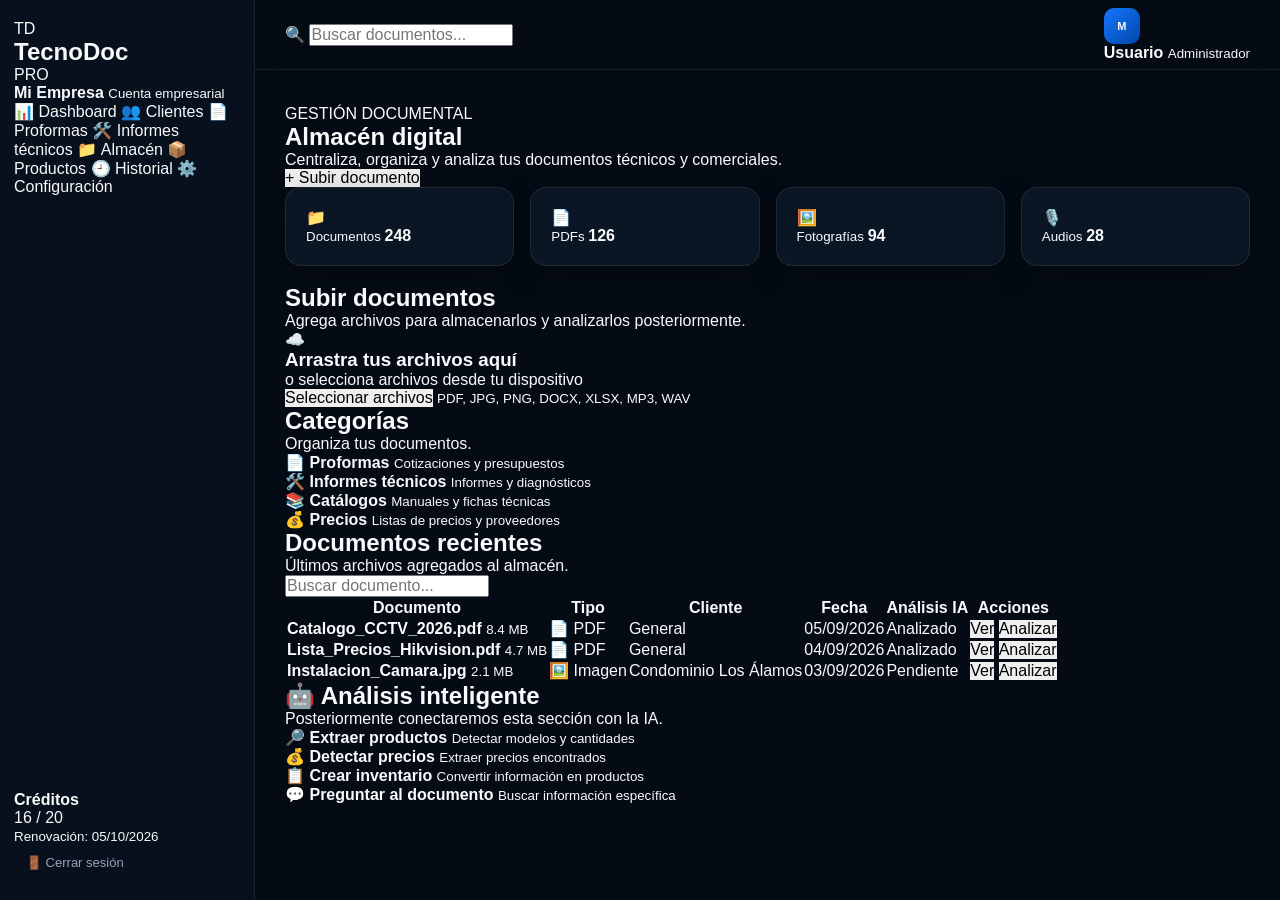
<file: almacen.html>
<!DOCTYPE html>
<html lang="es">
<head>
    <meta charset="UTF-8">
    <meta name="viewport" content="width=device-width, initial-scale=1.0">

    <title>TecnoDoc Pro - Almacén</title>

    <link rel="stylesheet" href="css/style.css">
</head>

<body>

    <!-- BARRA LATERAL -->
    <aside class="sidebar" id="sidebar">

        <div class="sidebar-header">

            <div class="logo-icon">
                TD
            </div>

            <div>
                <h2>TecnoDoc</h2>
                <span>PRO</span>
            </div>

        </div>


        <div class="company-card">

            <strong>
                Mi Empresa
            </strong>

            <small>
                Cuenta empresarial
            </small>

        </div>


        <nav class="sidebar-nav">

            <a href="dashboard.html">
                📊
                <span>Dashboard</span>
            </a>

            <a href="clientes.html">
                👥
                <span>Clientes</span>
            </a>

            <a href="proformas.html">
                📄
                <span>Proformas</span>
            </a>

            <a href="informes.html">
                🛠️
                <span>Informes técnicos</span>
            </a>

            <a href="almacen.html" class="active">
                📁
                <span>Almacén</span>
            </a>

            <a href="productos.html">
                📦
                <span>Productos</span>
            </a>

            <a href="#">
                🕘
                <span>Historial</span>
            </a>

            <a href="configuracion.html">
                ⚙️
                <span>Configuración</span>
            </a>

        </nav>


        <div class="credits-box">

            <strong>
                Créditos
            </strong>

            <div class="credit-number">
                16 / 20
            </div>

            <div class="credit-bar">

                <div class="credit-progress"></div>

            </div>

            <small>
                Renovación: 05/10/2026
            </small>

        </div>


        <button
            class="logout-button"
            id="logoutButton"
        >
            🚪 Cerrar sesión
        </button>

    </aside>


    <!-- CONTENIDO PRINCIPAL -->
    <main class="main-content">


        <!-- TOPBAR -->
        <header class="topbar">

            <button
                id="menuToggle"
                class="menu-toggle"
            >
                ☰
            </button>


            <div class="search-box">

                🔍

                <input
                    type="text"
                    id="globalSearch"
                    placeholder="Buscar documentos..."
                >

            </div>


            <div class="user-profile">

                <div class="user-avatar">
                    M
                </div>

                <div>

                    <strong>
                        Usuario
                    </strong>

                    <small>
                        Administrador
                    </small>

                </div>

            </div>

        </header>


        <!-- CONTENIDO -->
        <section class="dashboard-content">


            <!-- ENCABEZADO -->
            <div class="page-header">

                <div>

                    <span class="page-label">
                        GESTIÓN DOCUMENTAL
                    </span>

                    <h1>
                        Almacén digital
                    </h1>

                    <p>
                        Centraliza, organiza y analiza tus documentos técnicos y comerciales.
                    </p>

                </div>


                <button
                    class="primary-button"
                    id="uploadDocumentButton"
                >
                    + Subir documento
                </button>

            </div>


            <!-- ESTADÍSTICAS -->
            <div class="stats-grid">


                <div class="stat-card">

                    <span>
                        📁
                    </span>

                    <div>

                        <small>
                            Documentos
                        </small>

                        <strong>
                            248
                        </strong>

                    </div>

                </div>


                <div class="stat-card">

                    <span>
                        📄
                    </span>

                    <div>

                        <small>
                            PDFs
                        </small>

                        <strong>
                            126
                        </strong>

                    </div>

                </div>


                <div class="stat-card">

                    <span>
                        🖼️
                    </span>

                    <div>

                        <small>
                            Fotografías
                        </small>

                        <strong>
                            94
                        </strong>

                    </div>

                </div>


                <div class="stat-card">

                    <span>
                        🎙️
                    </span>

                    <div>

                        <small>
                            Audios
                        </small>

                        <strong>
                            28
                        </strong>

                    </div>

                </div>

            </div>


            <!-- ZONA DE SUBIDA -->
            <div class="content-card">


                <div class="card-header">

                    <div>

                        <h2>
                            Subir documentos
                        </h2>

                        <p>
                            Agrega archivos para almacenarlos y analizarlos posteriormente.
                        </p>

                    </div>

                </div>


                <div class="upload-zone">

                    <div class="upload-icon">
                        ☁️
                    </div>


                    <h3>
                        Arrastra tus archivos aquí
                    </h3>


                    <p>
                        o selecciona archivos desde tu dispositivo
                    </p>


                    <button
                        class="primary-button"
                        id="selectFilesButton"
                    >
                        Seleccionar archivos
                    </button>


                    <small>
                        PDF, JPG, PNG, DOCX, XLSX, MP3, WAV
                    </small>

                </div>

            </div>


            <!-- CATEGORÍAS -->
            <div class="content-card">


                <div class="card-header">

                    <div>

                        <h2>
                            Categorías
                        </h2>

                        <p>
                            Organiza tus documentos.
                        </p>

                    </div>

                </div>


                <div class="quick-actions">


                    <div class="quick-card">

                        <span>
                            📄
                        </span>

                        <strong>
                            Proformas
                        </strong>

                        <small>
                            Cotizaciones y presupuestos
                        </small>

                    </div>


                    <div class="quick-card">

                        <span>
                            🛠️
                        </span>

                        <strong>
                            Informes técnicos
                        </strong>

                        <small>
                            Informes y diagnósticos
                        </small>

                    </div>


                    <div class="quick-card">

                        <span>
                            📚
                        </span>

                        <strong>
                            Catálogos
                        </strong>

                        <small>
                            Manuales y fichas técnicas
                        </small>

                    </div>


                    <div class="quick-card">

                        <span>
                            💰
                        </span>

                        <strong>
                            Precios
                        </strong>

                        <small>
                            Listas de precios y proveedores
                        </small>

                    </div>

                </div>

            </div>


            <!-- DOCUMENTOS RECIENTES -->
            <div class="content-card">


                <div class="card-header">

                    <div>

                        <h2>
                            Documentos recientes
                        </h2>

                        <p>
                            Últimos archivos agregados al almacén.
                        </p>

                    </div>


                    <input
                        type="text"
                        class="table-search"
                        placeholder="Buscar documento..."
                    >

                </div>


                <div class="table-container">

                    <table>

                        <thead>

                            <tr>

                                <th>
                                    Documento
                                </th>

                                <th>
                                    Tipo
                                </th>

                                <th>
                                    Cliente
                                </th>

                                <th>
                                    Fecha
                                </th>

                                <th>
                                    Análisis IA
                                </th>

                                <th>
                                    Acciones
                                </th>

                            </tr>

                        </thead>


                        <tbody>


                            <tr>

                                <td>

                                    <strong>
                                        Catalogo_CCTV_2026.pdf
                                    </strong>

                                    <small>
                                        8.4 MB
                                    </small>

                                </td>


                                <td>
                                    📄 PDF
                                </td>


                                <td>
                                    General
                                </td>


                                <td>
                                    05/09/2026
                                </td>


                                <td>

                                    <span class="status-badge">
                                        Analizado
                                    </span>

                                </td>


                                <td>

                                    <button class="table-button">
                                        Ver
                                    </button>

                                    <button class="table-button">
                                        Analizar
                                    </button>

                                </td>

                            </tr>


                            <tr>

                                <td>

                                    <strong>
                                        Lista_Precios_Hikvision.pdf
                                    </strong>

                                    <small>
                                        4.7 MB
                                    </small>

                                </td>


                                <td>
                                    📄 PDF
                                </td>


                                <td>
                                    General
                                </td>


                                <td>
                                    04/09/2026
                                </td>


                                <td>

                                    <span class="status-badge">
                                        Analizado
                                    </span>

                                </td>


                                <td>

                                    <button class="table-button">
                                        Ver
                                    </button>

                                    <button class="table-button">
                                        Analizar
                                    </button>

                                </td>

                            </tr>


                            <tr>

                                <td>

                                    <strong>
                                        Instalacion_Camara.jpg
                                    </strong>

                                    <small>
                                        2.1 MB
                                    </small>

                                </td>


                                <td>
                                    🖼️ Imagen
                                </td>


                                <td>
                                    Condominio Los Álamos
                                </td>


                                <td>
                                    03/09/2026
                                </td>


                                <td>

                                    <span class="status-badge">
                                        Pendiente
                                    </span>

                                </td>


                                <td>

                                    <button class="table-button">
                                        Ver
                                    </button>

                                    <button class="table-button">
                                        Analizar
                                    </button>

                                </td>

                            </tr>


                        </tbody>

                    </table>

                </div>

            </div>


            <!-- FUNCIÓN IA -->
            <div class="content-card">


                <div class="card-header">

                    <div>

                        <h2>
                            🤖 Análisis inteligente
                        </h2>

                        <p>
                            Posteriormente conectaremos esta sección con la IA.
                        </p>

                    </div>

                </div>


                <div class="quick-actions">


                    <div class="quick-card">

                        <span>
                            🔎
                        </span>

                        <strong>
                            Extraer productos
                        </strong>

                        <small>
                            Detectar modelos y cantidades
                        </small>

                    </div>


                    <div class="quick-card">

                        <span>
                            💰
                        </span>

                        <strong>
                            Detectar precios
                        </strong>

                        <small>
                            Extraer precios encontrados
                        </small>

                    </div>


                    <div class="quick-card">

                        <span>
                            📋
                        </span>

                        <strong>
                            Crear inventario
                        </strong>

                        <small>
                            Convertir información en productos
                        </small>

                    </div>


                    <div class="quick-card">

                        <span>
                            💬
                        </span>

                        <strong>
                            Preguntar al documento
                        </strong>

                        <small>
                            Buscar información específica
                        </small>

                    </div>

                </div>

            </div>


        </section>

    </main>


    <script src="js/app.js"></script>

</body>
</html>
</file>
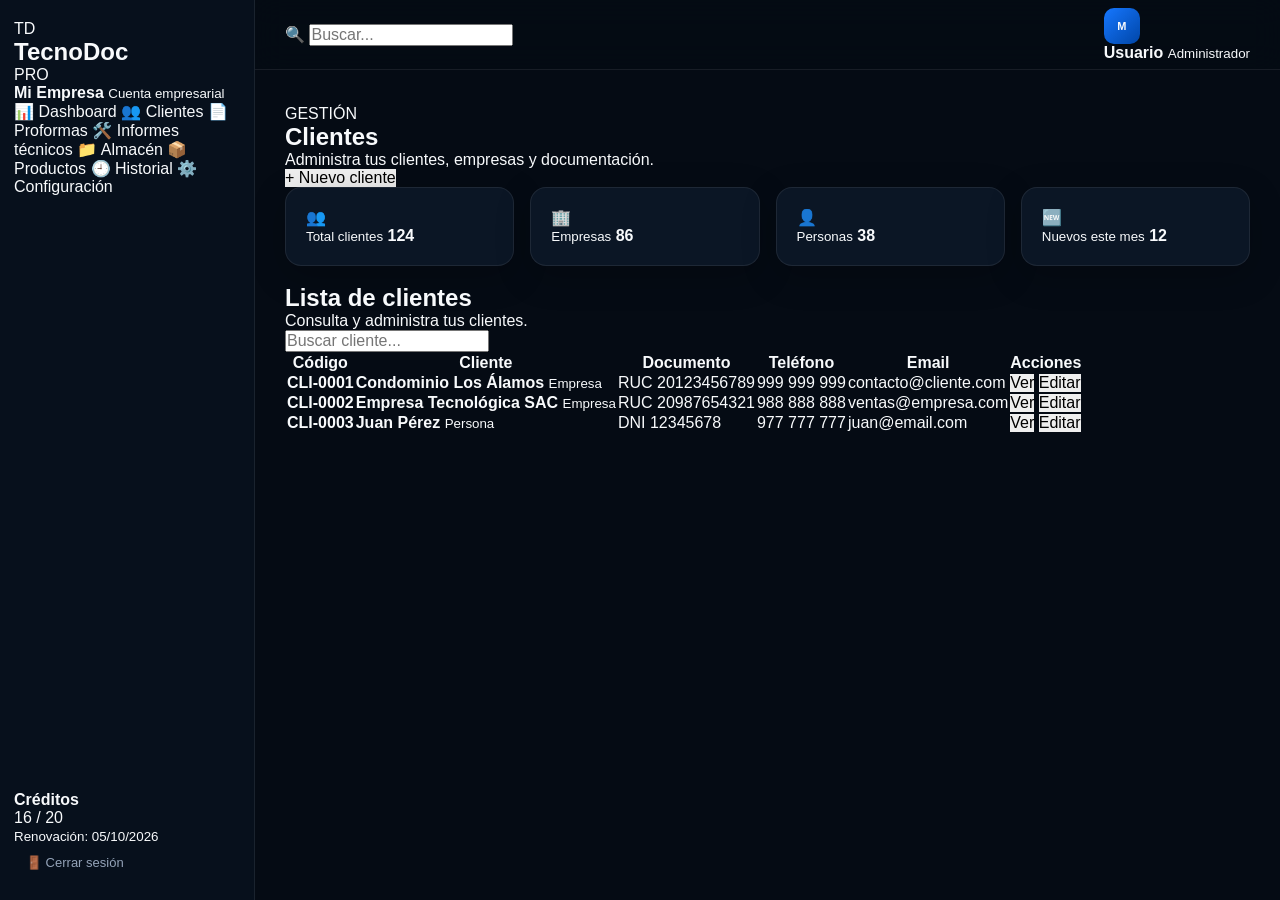
<file: clientes.html>
<!DOCTYPE html>
<html lang="es">
<head>
    <meta charset="UTF-8">
    <meta name="viewport" content="width=device-width, initial-scale=1.0">

    <title>TecnoDoc Pro - Clientes</title>

    <link rel="stylesheet" href="css/style.css">
</head>

<body>

    <!-- BARRA LATERAL -->
    <aside class="sidebar" id="sidebar">

        <div class="sidebar-header">
            <div class="logo-icon">TD</div>

            <div>
                <h2>TecnoDoc</h2>
                <span>PRO</span>
            </div>
        </div>

        <div class="company-card">
            <strong>Mi Empresa</strong>
            <small>Cuenta empresarial</small>
        </div>

        <nav class="sidebar-nav">

            <a href="dashboard.html">
                📊
                <span>Dashboard</span>
            </a>

            <a href="clientes.html" class="active">
                👥
                <span>Clientes</span>
            </a>

            <a href="proformas.html">
                📄
                <span>Proformas</span>
            </a>

            <a href="informes.html">
                🛠️
                <span>Informes técnicos</span>
            </a>

            <a href="almacen.html">
                📁
                <span>Almacén</span>
            </a>

            <a href="productos.html">
                📦
                <span>Productos</span>
            </a>

            <a href="#">
                🕘
                <span>Historial</span>
            </a>

            <a href="configuracion.html">
                ⚙️
                <span>Configuración</span>
            </a>

        </nav>

        <div class="credits-box">
            <strong>Créditos</strong>

            <div class="credit-number">
                16 / 20
            </div>

            <div class="credit-bar">
                <div class="credit-progress"></div>
            </div>

            <small>Renovación: 05/10/2026</small>
        </div>

        <button class="logout-button" id="logoutButton">
            🚪 Cerrar sesión
        </button>

    </aside>


    <!-- CONTENIDO PRINCIPAL -->
    <main class="main-content">

        <!-- TOPBAR -->
        <header class="topbar">

            <button id="menuToggle" class="menu-toggle">
                ☰
            </button>

            <div class="search-box">
                🔍
                <input
                    type="text"
                    id="globalSearch"
                    placeholder="Buscar..."
                >
            </div>

            <div class="user-profile">
                <div class="user-avatar">
                    M
                </div>

                <div>
                    <strong>Usuario</strong>
                    <small>Administrador</small>
                </div>
            </div>

        </header>


        <!-- CONTENIDO -->
        <section class="dashboard-content">

            <div class="page-header">

                <div>
                    <span class="page-label">GESTIÓN</span>

                    <h1>Clientes</h1>

                    <p>
                        Administra tus clientes, empresas y documentación.
                    </p>
                </div>

                <button class="primary-button" id="newClientButton">
                    + Nuevo cliente
                </button>

            </div>


            <!-- ESTADÍSTICAS -->
            <div class="stats-grid">

                <div class="stat-card">
                    <span>👥</span>

                    <div>
                        <small>Total clientes</small>
                        <strong>124</strong>
                    </div>
                </div>

                <div class="stat-card">
                    <span>🏢</span>

                    <div>
                        <small>Empresas</small>
                        <strong>86</strong>
                    </div>
                </div>

                <div class="stat-card">
                    <span>👤</span>

                    <div>
                        <small>Personas</small>
                        <strong>38</strong>
                    </div>
                </div>

                <div class="stat-card">
                    <span>🆕</span>

                    <div>
                        <small>Nuevos este mes</small>
                        <strong>12</strong>
                    </div>
                </div>

            </div>


            <!-- LISTA DE CLIENTES -->
            <div class="content-card">

                <div class="card-header">

                    <div>
                        <h2>Lista de clientes</h2>

                        <p>
                            Consulta y administra tus clientes.
                        </p>
                    </div>

                    <input
                        type="text"
                        class="table-search"
                        placeholder="Buscar cliente..."
                    >

                </div>


                <div class="table-container">

                    <table>

                        <thead>

                            <tr>
                                <th>Código</th>
                                <th>Cliente</th>
                                <th>Documento</th>
                                <th>Teléfono</th>
                                <th>Email</th>
                                <th>Acciones</th>
                            </tr>

                        </thead>

                        <tbody>

                            <tr>

                                <td>
                                    <strong>CLI-0001</strong>
                                </td>

                                <td>
                                    <strong>Condominio Los Álamos</strong>
                                    <small>Empresa</small>
                                </td>

                                <td>
                                    RUC 20123456789
                                </td>

                                <td>
                                    999 999 999
                                </td>

                                <td>
                                    contacto@cliente.com
                                </td>

                                <td>
                                    <button class="table-button">
                                        Ver
                                    </button>

                                    <button class="table-button">
                                        Editar
                                    </button>
                                </td>

                            </tr>


                            <tr>

                                <td>
                                    <strong>CLI-0002</strong>
                                </td>

                                <td>
                                    <strong>Empresa Tecnológica SAC</strong>
                                    <small>Empresa</small>
                                </td>

                                <td>
                                    RUC 20987654321
                                </td>

                                <td>
                                    988 888 888
                                </td>

                                <td>
                                    ventas@empresa.com
                                </td>

                                <td>
                                    <button class="table-button">
                                        Ver
                                    </button>

                                    <button class="table-button">
                                        Editar
                                    </button>
                                </td>

                            </tr>


                            <tr>

                                <td>
                                    <strong>CLI-0003</strong>
                                </td>

                                <td>
                                    <strong>Juan Pérez</strong>
                                    <small>Persona</small>
                                </td>

                                <td>
                                    DNI 12345678
                                </td>

                                <td>
                                    977 777 777
                                </td>

                                <td>
                                    juan@email.com
                                </td>

                                <td>
                                    <button class="table-button">
                                        Ver
                                    </button>

                                    <button class="table-button">
                                        Editar
                                    </button>
                                </td>

                            </tr>

                        </tbody>

                    </table>

                </div>

            </div>

        </section>

    </main>


    <script src="js/app.js"></script>

</body>
</html>
</file>
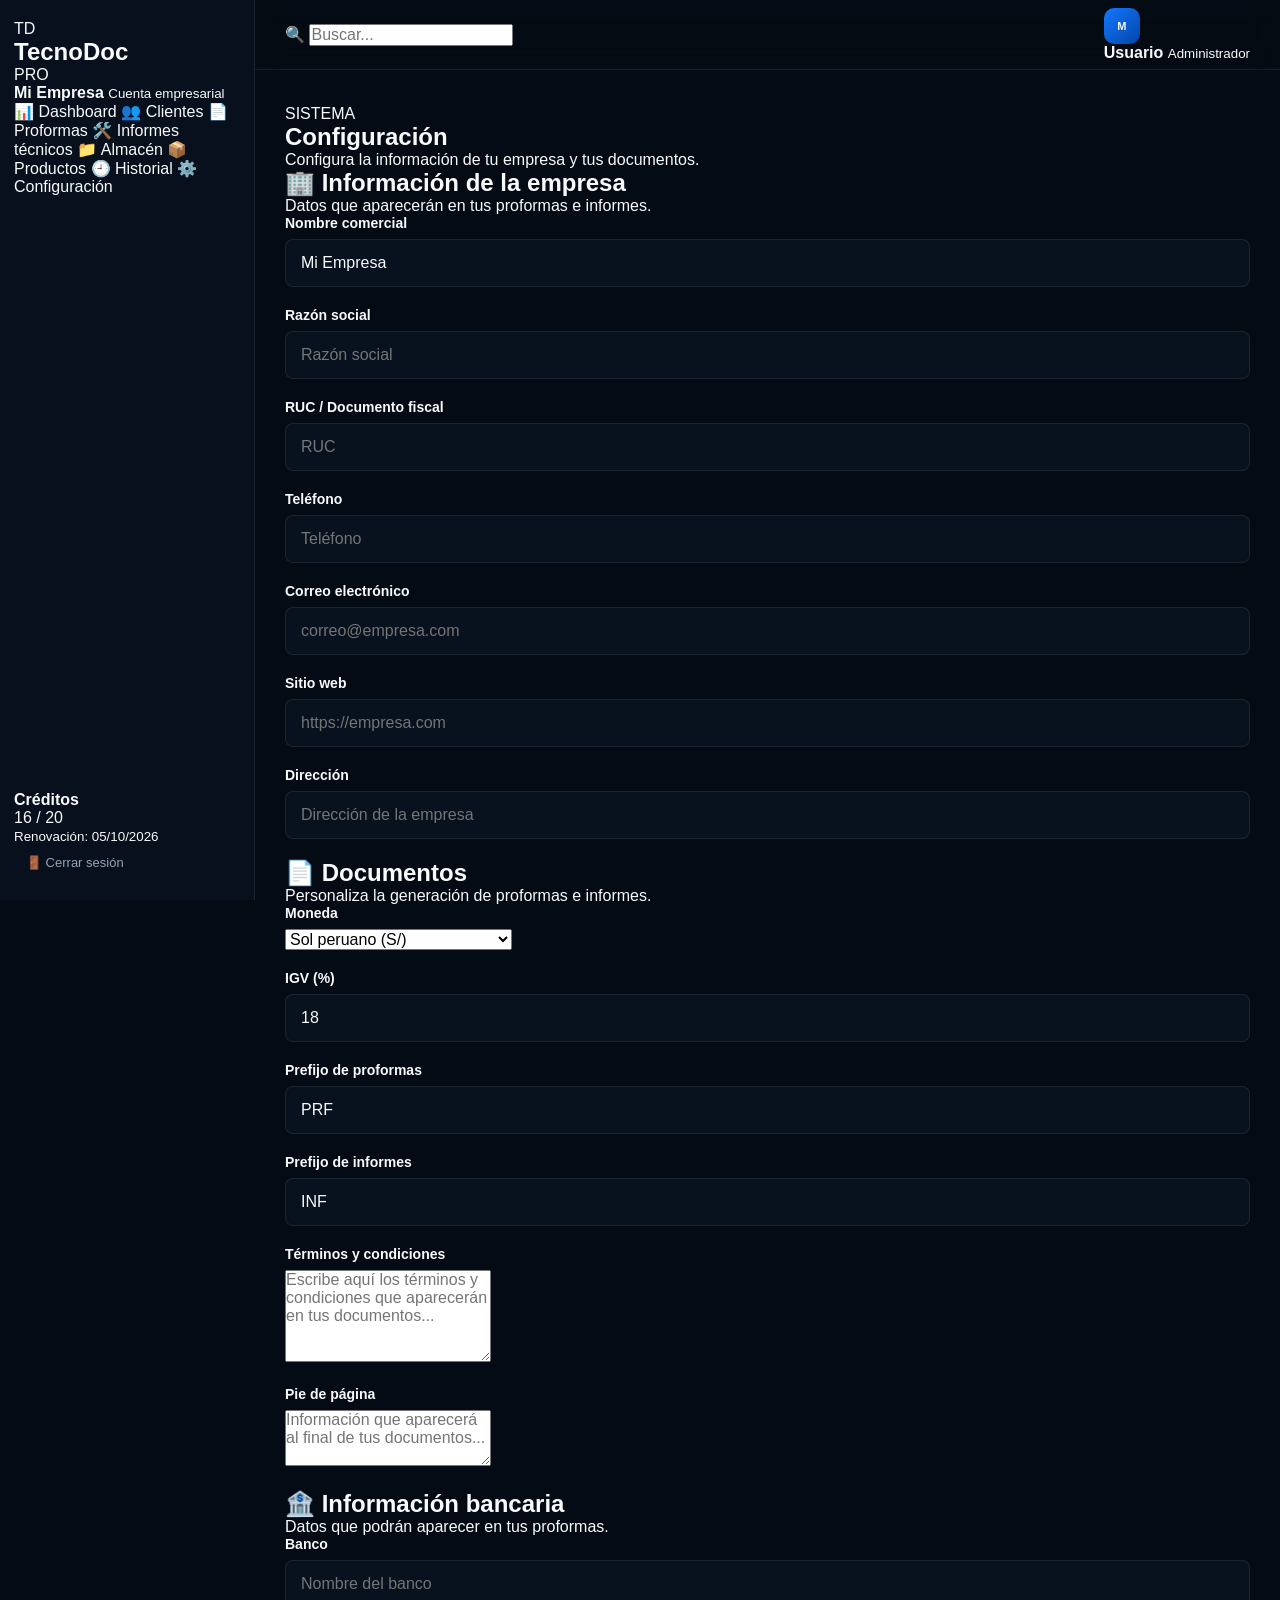
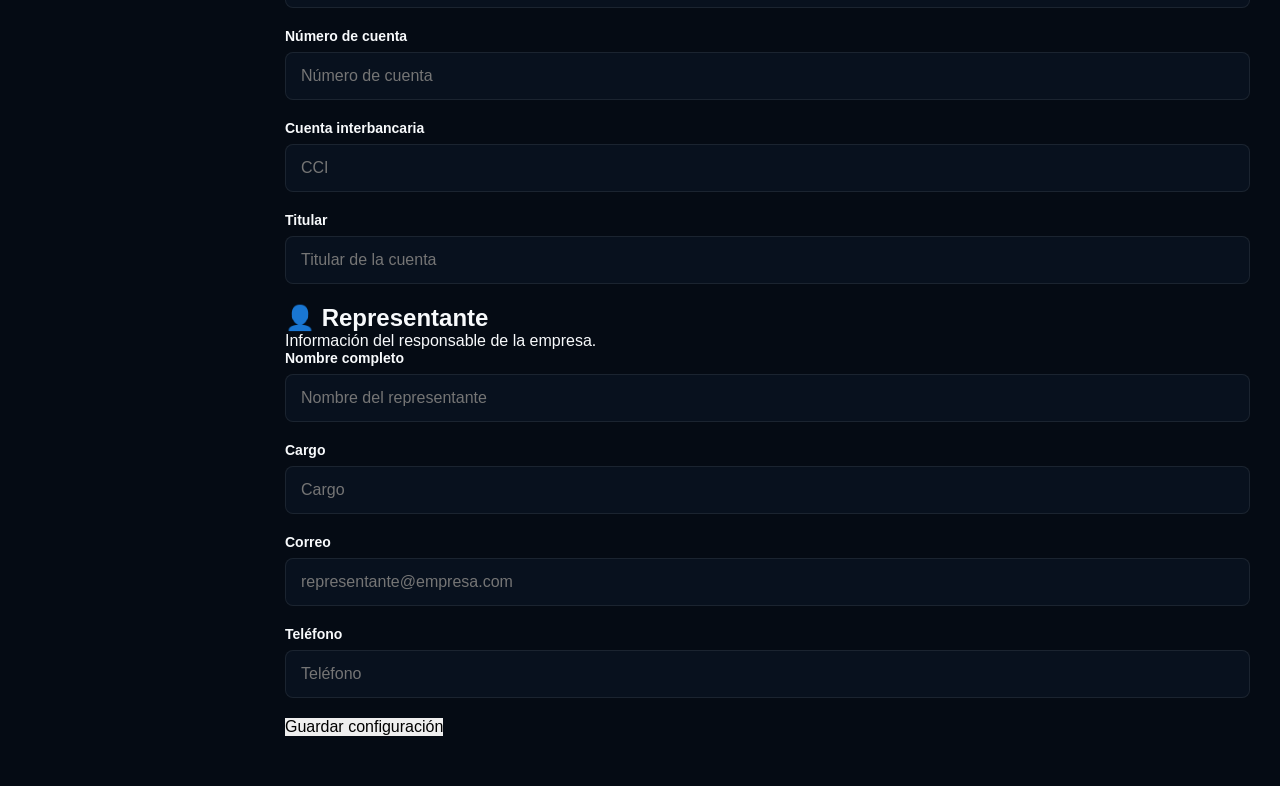
<file: configuracion.html>
<!DOCTYPE html>
<html lang="es">
<head>
    <meta charset="UTF-8">
    <meta name="viewport" content="width=device-width, initial-scale=1.0">

    <title>TecnoDoc Pro - Configuración</title>

    <link rel="stylesheet" href="css/style.css">
</head>

<body>

    <!-- BARRA LATERAL -->
    <aside class="sidebar" id="sidebar">

        <div class="sidebar-header">

            <div class="logo-icon">
                TD
            </div>

            <div>
                <h2>TecnoDoc</h2>
                <span>PRO</span>
            </div>

        </div>


        <div class="company-card">

            <strong>
                Mi Empresa
            </strong>

            <small>
                Cuenta empresarial
            </small>

        </div>


        <nav class="sidebar-nav">

            <a href="dashboard.html">
                📊
                <span>Dashboard</span>
            </a>

            <a href="clientes.html">
                👥
                <span>Clientes</span>
            </a>

            <a href="proformas.html">
                📄
                <span>Proformas</span>
            </a>

            <a href="informes.html">
                🛠️
                <span>Informes técnicos</span>
            </a>

            <a href="almacen.html">
                📁
                <span>Almacén</span>
            </a>

            <a href="productos.html">
                📦
                <span>Productos</span>
            </a>

            <a href="#">
                🕘
                <span>Historial</span>
            </a>

            <a href="configuracion.html" class="active">
                ⚙️
                <span>Configuración</span>
            </a>

        </nav>


        <div class="credits-box">

            <strong>
                Créditos
            </strong>

            <div class="credit-number">
                16 / 20
            </div>

            <div class="credit-bar">

                <div class="credit-progress"></div>

            </div>

            <small>
                Renovación: 05/10/2026
            </small>

        </div>


        <button
            class="logout-button"
            id="logoutButton"
        >
            🚪 Cerrar sesión
        </button>

    </aside>


    <!-- CONTENIDO -->
    <main class="main-content">

        <!-- TOPBAR -->
        <header class="topbar">

            <button
                id="menuToggle"
                class="menu-toggle"
            >
                ☰
            </button>


            <div class="search-box">

                🔍

                <input
                    type="text"
                    id="globalSearch"
                    placeholder="Buscar..."
                >

            </div>


            <div class="user-profile">

                <div class="user-avatar">
                    M
                </div>

                <div>

                    <strong>
                        Usuario
                    </strong>

                    <small>
                        Administrador
                    </small>

                </div>

            </div>

        </header>


        <!-- CONTENIDO -->
        <section class="dashboard-content">


            <div class="page-header">

                <div>

                    <span class="page-label">
                        SISTEMA
                    </span>

                    <h1>
                        Configuración
                    </h1>

                    <p>
                        Configura la información de tu empresa y tus documentos.
                    </p>

                </div>

            </div>


            <!-- INFORMACIÓN DE EMPRESA -->
            <div class="content-card">

                <div class="card-header">

                    <div>

                        <h2>
                            🏢 Información de la empresa
                        </h2>

                        <p>
                            Datos que aparecerán en tus proformas e informes.
                        </p>

                    </div>

                </div>


                <div class="settings-grid">


                    <div class="form-group">

                        <label>
                            Nombre comercial
                        </label>

                        <input
                            type="text"
                            value="Mi Empresa"
                            placeholder="Nombre comercial"
                        >

                    </div>


                    <div class="form-group">

                        <label>
                            Razón social
                        </label>

                        <input
                            type="text"
                            placeholder="Razón social"
                        >

                    </div>


                    <div class="form-group">

                        <label>
                            RUC / Documento fiscal
                        </label>

                        <input
                            type="text"
                            placeholder="RUC"
                        >

                    </div>


                    <div class="form-group">

                        <label>
                            Teléfono
                        </label>

                        <input
                            type="tel"
                            placeholder="Teléfono"
                        >

                    </div>


                    <div class="form-group">

                        <label>
                            Correo electrónico
                        </label>

                        <input
                            type="email"
                            placeholder="correo@empresa.com"
                        >

                    </div>


                    <div class="form-group">

                        <label>
                            Sitio web
                        </label>

                        <input
                            type="url"
                            placeholder="https://empresa.com"
                        >

                    </div>


                    <div class="form-group form-full">

                        <label>
                            Dirección
                        </label>

                        <input
                            type="text"
                            placeholder="Dirección de la empresa"
                        >

                    </div>

                </div>

            </div>


            <!-- CONFIGURACIÓN DE DOCUMENTOS -->
            <div class="content-card">

                <div class="card-header">

                    <div>

                        <h2>
                            📄 Documentos
                        </h2>

                        <p>
                            Personaliza la generación de proformas e informes.
                        </p>

                    </div>

                </div>


                <div class="settings-grid">


                    <div class="form-group">

                        <label>
                            Moneda
                        </label>

                        <select>

                            <option>
                                Sol peruano (S/)
                            </option>

                            <option>
                                Dólar estadounidense (USD)
                            </option>

                            <option>
                                Euro (EUR)
                            </option>

                        </select>

                    </div>


                    <div class="form-group">

                        <label>
                            IGV (%)
                        </label>

                        <input
                            type="number"
                            value="18"
                        >

                    </div>


                    <div class="form-group">

                        <label>
                            Prefijo de proformas
                        </label>

                        <input
                            type="text"
                            value="PRF"
                        >

                    </div>


                    <div class="form-group">

                        <label>
                            Prefijo de informes
                        </label>

                        <input
                            type="text"
                            value="INF"
                        >

                    </div>


                    <div class="form-group form-full">

                        <label>
                            Términos y condiciones
                        </label>

                        <textarea
                            rows="5"
                            placeholder="Escribe aquí los términos y condiciones que aparecerán en tus documentos..."
                        ></textarea>

                    </div>


                    <div class="form-group form-full">

                        <label>
                            Pie de página
                        </label>

                        <textarea
                            rows="3"
                            placeholder="Información que aparecerá al final de tus documentos..."
                        ></textarea>

                    </div>

                </div>

            </div>


            <!-- DATOS BANCARIOS -->
            <div class="content-card">

                <div class="card-header">

                    <div>

                        <h2>
                            🏦 Información bancaria
                        </h2>

                        <p>
                            Datos que podrán aparecer en tus proformas.
                        </p>

                    </div>

                </div>


                <div class="settings-grid">


                    <div class="form-group">

                        <label>
                            Banco
                        </label>

                        <input
                            type="text"
                            placeholder="Nombre del banco"
                        >

                    </div>


                    <div class="form-group">

                        <label>
                            Número de cuenta
                        </label>

                        <input
                            type="text"
                            placeholder="Número de cuenta"
                        >

                    </div>


                    <div class="form-group">

                        <label>
                            Cuenta interbancaria
                        </label>

                        <input
                            type="text"
                            placeholder="CCI"
                        >

                    </div>


                    <div class="form-group">

                        <label>
                            Titular
                        </label>

                        <input
                            type="text"
                            placeholder="Titular de la cuenta"
                        >

                    </div>

                </div>

            </div>


            <!-- REPRESENTANTE -->
            <div class="content-card">

                <div class="card-header">

                    <div>

                        <h2>
                            👤 Representante
                        </h2>

                        <p>
                            Información del responsable de la empresa.
                        </p>

                    </div>

                </div>


                <div class="settings-grid">


                    <div class="form-group">

                        <label>
                            Nombre completo
                        </label>

                        <input
                            type="text"
                            placeholder="Nombre del representante"
                        >

                    </div>


                    <div class="form-group">

                        <label>
                            Cargo
                        </label>

                        <input
                            type="text"
                            placeholder="Cargo"
                        >

                    </div>


                    <div class="form-group">

                        <label>
                            Correo
                        </label>

                        <input
                            type="email"
                            placeholder="representante@empresa.com"
                        >

                    </div>


                    <div class="form-group">

                        <label>
                            Teléfono
                        </label>

                        <input
                            type="tel"
                            placeholder="Teléfono"
                        >

                    </div>

                </div>

            </div>


            <!-- BOTÓN GUARDAR -->
            <div class="settings-actions">

                <button
                    class="primary-button"
                    id="saveSettingsButton"
                >
                    Guardar configuración
                </button>

            </div>


        </section>

    </main>


    <script src="js/app.js"></script>

</body>
</html>
</file>
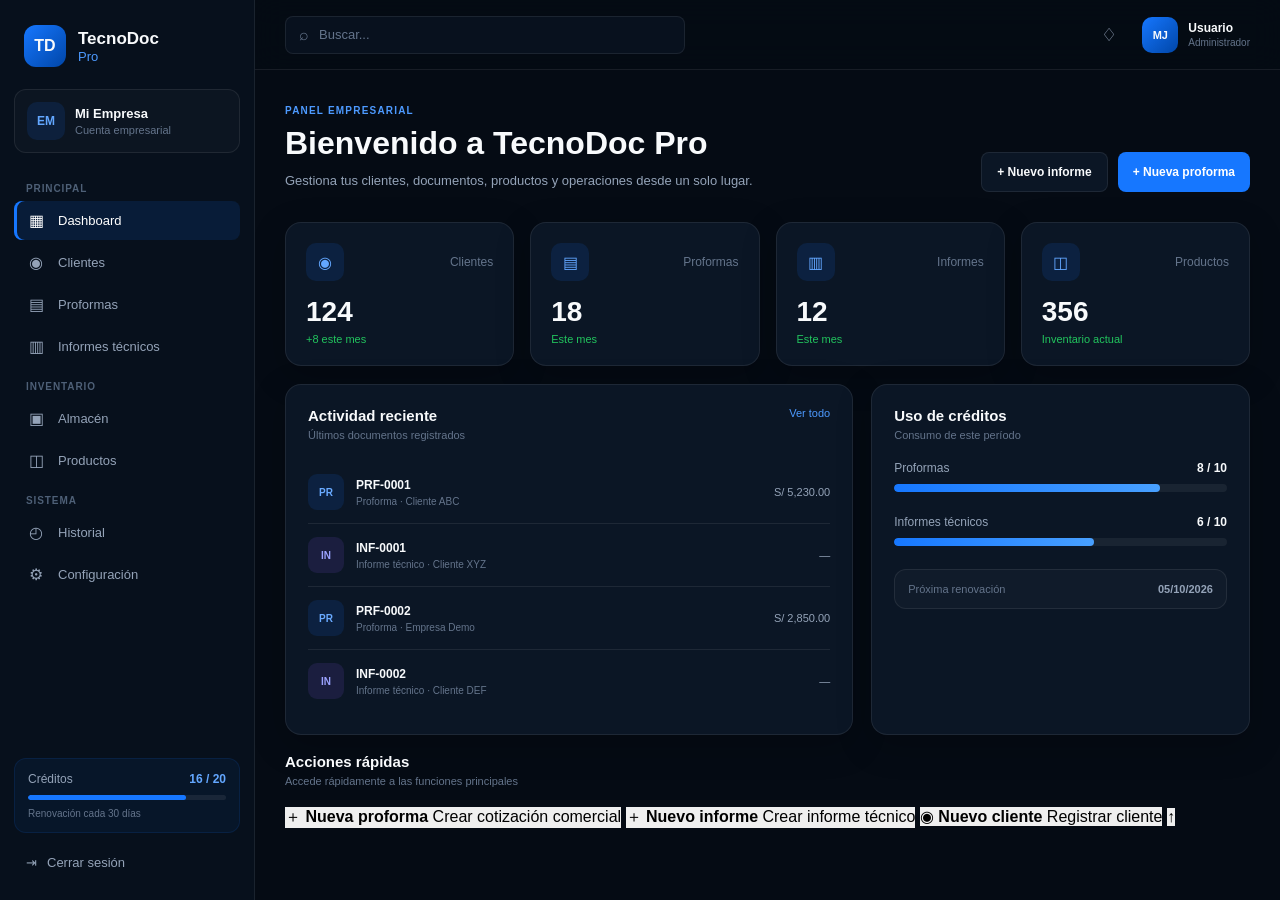
<file: dashboard.html>
<!DOCTYPE html>
<html lang="es">

<head>

    <meta charset="UTF-8">

    <meta
        name="viewport"
        content="width=device-width, initial-scale=1.0"
    >

    <meta
        name="description"
        content="Panel empresarial de TecnoDoc Pro"
    >

    <title>Dashboard | TecnoDoc Pro</title>

    <!-- CSS principal -->
    <link rel="stylesheet" href="css/style.css">

</head>


<body class="dashboard-body">

    <!-- =========================================
         CONTENEDOR PRINCIPAL
    ========================================== -->

    <div class="app-layout">


        <!-- =====================================
             BARRA LATERAL
        ====================================== -->

        <aside class="sidebar" id="sidebar">


            <!-- LOGO -->

            <div class="sidebar-brand">

                <div class="brand-icon">
                    TD
                </div>

                <div class="brand-text">

                    <strong>
                        TecnoDoc
                    </strong>

                    <span>
                        Pro
                    </span>

                </div>

            </div>


            <!-- EMPRESA -->

            <div class="company-mini">

                <div class="company-avatar">
                    EM
                </div>

                <div>

                    <strong>
                        Mi Empresa
                    </strong>

                    <span>
                        Cuenta empresarial
                    </span>

                </div>

            </div>


            <!-- MENÚ -->

            <nav class="sidebar-nav">

                <p class="nav-title">
                    PRINCIPAL
                </p>


                <a
                    href="dashboard.html"
                    class="nav-link active"
                >

                    <span class="nav-icon">
                        ▦
                    </span>

                    <span>
                        Dashboard
                    </span>

                </a>


                <a
                    href="#"
                    class="nav-link"
                >

                    <span class="nav-icon">
                        ◉
                    </span>

                    <span>
                        Clientes
                    </span>

                </a>


                <a
                    href="#"
                    class="nav-link"
                >

                    <span class="nav-icon">
                        ▤
                    </span>

                    <span>
                        Proformas
                    </span>

                </a>


                <a
                    href="#"
                    class="nav-link"
                >

                    <span class="nav-icon">
                        ▥
                    </span>

                    <span>
                        Informes técnicos
                    </span>

                </a>


                <p class="nav-title">
                    INVENTARIO
                </p>


                <a
                    href="#"
                    class="nav-link"
                >

                    <span class="nav-icon">
                        ▣
                    </span>

                    <span>
                        Almacén
                    </span>

                </a>


                <a
                    href="#"
                    class="nav-link"
                >

                    <span class="nav-icon">
                        ◫
                    </span>

                    <span>
                        Productos
                    </span>

                </a>


                <p class="nav-title">
                    SISTEMA
                </p>


                <a
                    href="#"
                    class="nav-link"
                >

                    <span class="nav-icon">
                        ◴
                    </span>

                    <span>
                        Historial
                    </span>

                </a>


                <a
                    href="#"
                    class="nav-link"
                >

                    <span class="nav-icon">
                        ⚙
                    </span>

                    <span>
                        Configuración
                    </span>

                </a>

            </nav>


            <!-- PARTE INFERIOR -->

            <div class="sidebar-bottom">

                <div class="credits-mini">

                    <div class="credits-header">

                        <span>
                            Créditos
                        </span>

                        <strong>
                            16 / 20
                        </strong>

                    </div>

                    <div class="credits-bar">

                        <div class="credits-progress"></div>

                    </div>

                    <small>
                        Renovación cada 30 días
                    </small>

                </div>


                <button
                    class="logout-button"
                    id="logoutButton"
                >

                    <span>
                        ⇥
                    </span>

                    Cerrar sesión

                </button>

            </div>

        </aside>



        <!-- =====================================
             CONTENIDO PRINCIPAL
        ====================================== -->

        <main class="main-content">


            <!-- =================================
                 HEADER
            ================================== -->

            <header class="topbar">


                <button
                    class="menu-toggle"
                    id="menuToggle"
                    aria-label="Abrir menú"
                >
                    ☰
                </button>


                <div class="topbar-search">

                    <span>
                        ⌕
                    </span>

                    <input
                        type="search"
                        placeholder="Buscar..."
                        id="globalSearch"
                    >

                </div>


                <div class="topbar-actions">


                    <button
                        class="topbar-button"
                        aria-label="Notificaciones"
                    >
                        ♢
                    </button>


                    <div class="user-menu">

                        <div class="user-avatar">
                            MJ
                        </div>

                        <div class="user-info">

                            <strong>
                                Usuario
                            </strong>

                            <span>
                                Administrador
                            </span>

                        </div>

                    </div>

                </div>

            </header>



            <!-- =================================
                 CONTENIDO
            ================================== -->

            <section class="dashboard-content">


                <!-- SALUDO -->

                <div class="page-heading">

                    <div>

                        <p class="eyebrow">
                            PANEL EMPRESARIAL
                        </p>

                        <h1>
                            Bienvenido a TecnoDoc Pro
                        </h1>

                        <p class="page-description">
                            Gestiona tus clientes, documentos,
                            productos y operaciones desde un solo lugar.
                        </p>

                    </div>


                    <div class="heading-actions">

                        <button
                            class="button button-secondary"
                        >
                            + Nuevo informe
                        </button>

                        <button
                            class="button button-primary"
                        >
                            + Nueva proforma
                        </button>

                    </div>

                </div>



                <!-- =================================
                     TARJETAS DE ESTADÍSTICAS
                ================================== -->

                <div class="stats-grid">


                    <article class="stat-card">

                        <div class="stat-top">

                            <div class="stat-icon">
                                ◉
                            </div>

                            <span class="stat-label">
                                Clientes
                            </span>

                        </div>

                        <strong class="stat-number">
                            124
                        </strong>

                        <p class="stat-change">
                            +8 este mes
                        </p>

                    </article>



                    <article class="stat-card">

                        <div class="stat-top">

                            <div class="stat-icon">
                                ▤
                            </div>

                            <span class="stat-label">
                                Proformas
                            </span>

                        </div>

                        <strong class="stat-number">
                            18
                        </strong>

                        <p class="stat-change">
                            Este mes
                        </p>

                    </article>



                    <article class="stat-card">

                        <div class="stat-top">

                            <div class="stat-icon">
                                ▥
                            </div>

                            <span class="stat-label">
                                Informes
                            </span>

                        </div>

                        <strong class="stat-number">
                            12
                        </strong>

                        <p class="stat-change">
                            Este mes
                        </p>

                    </article>



                    <article class="stat-card">

                        <div class="stat-top">

                            <div class="stat-icon">
                                ◫
                            </div>

                            <span class="stat-label">
                                Productos
                            </span>

                        </div>

                        <strong class="stat-number">
                            356
                        </strong>

                        <p class="stat-change">
                            Inventario actual
                        </p>

                    </article>

                </div>



                <!-- =================================
                     DOS COLUMNAS
                ================================== -->

                <div class="dashboard-grid">


                    <!-- ACTIVIDAD -->

                    <section class="panel">

                        <div class="panel-header">

                            <div>

                                <h2>
                                    Actividad reciente
                                </h2>

                                <p>
                                    Últimos documentos registrados
                                </p>

                            </div>

                            <button class="text-button">
                                Ver todo
                            </button>

                        </div>


                        <div class="activity-list">


                            <div class="activity-item">

                                <div class="activity-icon proforma">
                                    PR
                                </div>

                                <div class="activity-info">

                                    <strong>
                                        PRF-0001
                                    </strong>

                                    <span>
                                        Proforma · Cliente ABC
                                    </span>

                                </div>

                                <div class="activity-value">
                                    S/ 5,230.00
                                </div>

                            </div>



                            <div class="activity-item">

                                <div class="activity-icon informe">
                                    IN
                                </div>

                                <div class="activity-info">

                                    <strong>
                                        INF-0001
                                    </strong>

                                    <span>
                                        Informe técnico · Cliente XYZ
                                    </span>

                                </div>

                                <div class="activity-value">
                                    —
                                </div>

                            </div>



                            <div class="activity-item">

                                <div class="activity-icon proforma">
                                    PR
                                </div>

                                <div class="activity-info">

                                    <strong>
                                        PRF-0002
                                    </strong>

                                    <span>
                                        Proforma · Empresa Demo
                                    </span>

                                </div>

                                <div class="activity-value">
                                    S/ 2,850.00
                                </div>

                            </div>



                            <div class="activity-item">

                                <div class="activity-icon informe">
                                    IN
                                </div>

                                <div class="activity-info">

                                    <strong>
                                        INF-0002
                                    </strong>

                                    <span>
                                        Informe técnico · Cliente DEF
                                    </span>

                                </div>

                                <div class="activity-value">
                                    —
                                </div>

                            </div>

                        </div>

                    </section>



                    <!-- CRÉDITOS -->

                    <section class="panel credits-panel">

                        <div class="panel-header">

                            <div>

                                <h2>
                                    Uso de créditos
                                </h2>

                                <p>
                                    Consumo de este período
                                </p>

                            </div>

                        </div>


                        <div class="credit-block">

                            <div class="credit-row">

                                <span>
                                    Proformas
                                </span>

                                <strong>
                                    8 / 10
                                </strong>

                            </div>

                            <div class="large-progress">

                                <div
                                    class="large-progress-fill"
                                    style="width: 80%;"
                                ></div>

                            </div>

                        </div>


                        <div class="credit-block">

                            <div class="credit-row">

                                <span>
                                    Informes técnicos
                                </span>

                                <strong>
                                    6 / 10
                                </strong>

                            </div>

                            <div class="large-progress">

                                <div
                                    class="large-progress-fill"
                                    style="width: 60%;"
                                ></div>

                            </div>

                        </div>


                        <div class="renewal-box">

                            <span>
                                Próxima renovación
                            </span>

                            <strong>
                                05/10/2026
                            </strong>

                        </div>

                    </section>

                </div>



                <!-- =================================
                     ACCESOS RÁPIDOS
                ================================== -->

                <section class="quick-section">

                    <div class="panel-header">

                        <div>

                            <h2>
                                Acciones rápidas
                            </h2>

                            <p>
                                Accede rápidamente a las funciones principales
                            </p>

                        </div>

                    </div>


                    <div class="quick-grid">


                        <button class="quick-card">

                            <span class="quick-icon">
                                ＋
                            </span>

                            <strong>
                                Nueva proforma
                            </strong>

                            <span>
                                Crear cotización comercial
                            </span>

                        </button>


                        <button class="quick-card">

                            <span class="quick-icon">
                                ＋
                            </span>

                            <strong>
                                Nuevo informe
                            </strong>

                            <span>
                                Crear informe técnico
                            </span>

                        </button>


                        <button class="quick-card">

                            <span class="quick-icon">
                                ◉
                            </span>

                            <strong>
                                Nuevo cliente
                            </strong>

                            <span>
                                Registrar cliente
                            </span>

                        </button>


                        <button class="quick-card">

                            <span class="quick-icon">
                                ↑
                            </span>

                            <strong>
</file>
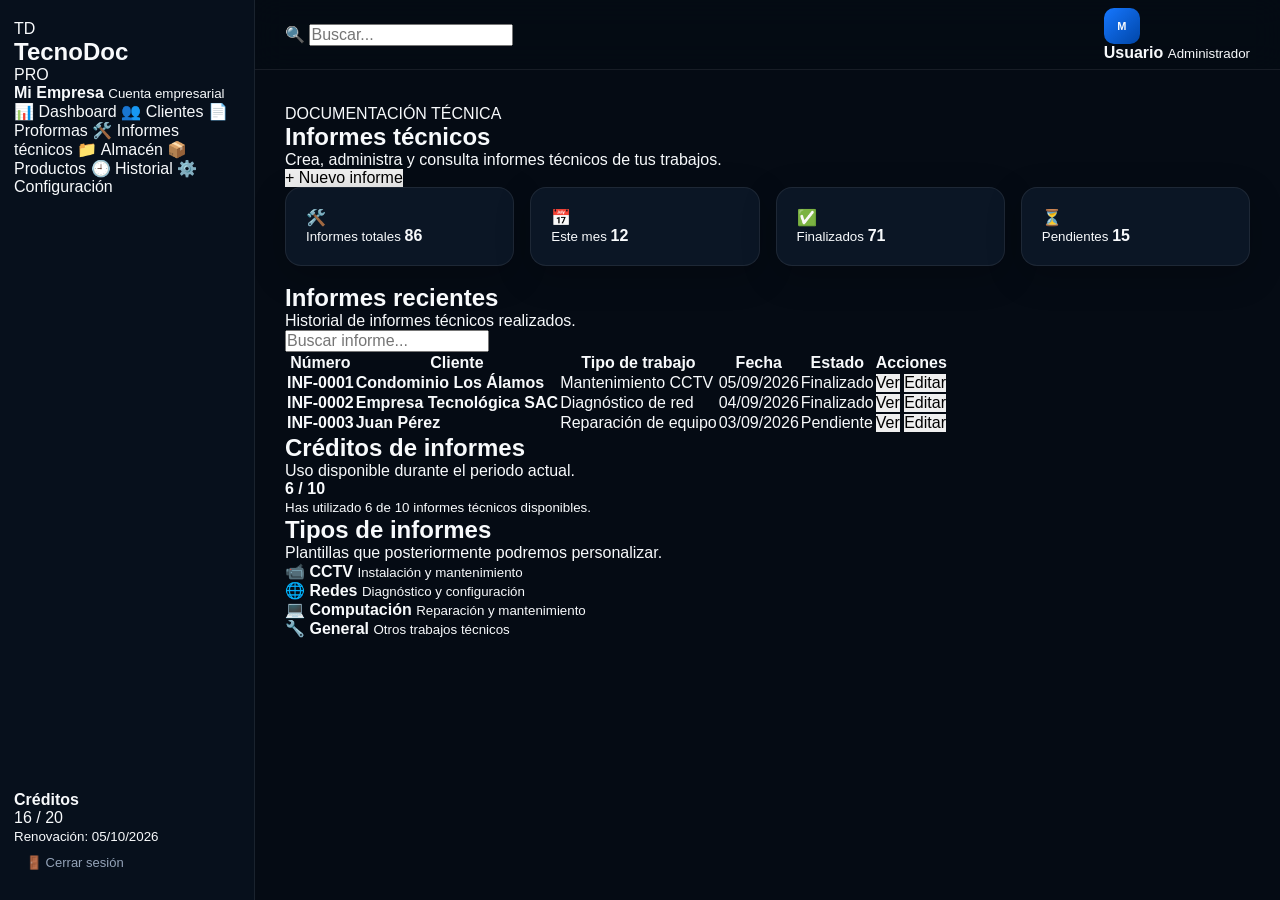
<file: informes.html>
<!DOCTYPE html>
<html lang="es">
<head>
    <meta charset="UTF-8">
    <meta name="viewport" content="width=device-width, initial-scale=1.0">

    <title>TecnoDoc Pro - Informes Técnicos</title>

    <link rel="stylesheet" href="css/style.css">
</head>

<body>

    <!-- BARRA LATERAL -->
    <aside class="sidebar" id="sidebar">

        <div class="sidebar-header">
            <div class="logo-icon">TD</div>

            <div>
                <h2>TecnoDoc</h2>
                <span>PRO</span>
            </div>
        </div>

        <div class="company-card">
            <strong>Mi Empresa</strong>
            <small>Cuenta empresarial</small>
        </div>

        <nav class="sidebar-nav">

            <a href="dashboard.html">
                📊
                <span>Dashboard</span>
            </a>

            <a href="clientes.html">
                👥
                <span>Clientes</span>
            </a>

            <a href="proformas.html">
                📄
                <span>Proformas</span>
            </a>

            <a href="informes.html" class="active">
                🛠️
                <span>Informes técnicos</span>
            </a>

            <a href="almacen.html">
                📁
                <span>Almacén</span>
            </a>

            <a href="productos.html">
                📦
                <span>Productos</span>
            </a>

            <a href="#">
                🕘
                <span>Historial</span>
            </a>

            <a href="configuracion.html">
                ⚙️
                <span>Configuración</span>
            </a>

        </nav>

        <div class="credits-box">

            <strong>Créditos</strong>

            <div class="credit-number">
                16 / 20
            </div>

            <div class="credit-bar">
                <div class="credit-progress"></div>
            </div>

            <small>
                Renovación: 05/10/2026
            </small>

        </div>

        <button class="logout-button" id="logoutButton">
            🚪 Cerrar sesión
        </button>

    </aside>


    <!-- CONTENIDO PRINCIPAL -->
    <main class="main-content">

        <!-- TOPBAR -->
        <header class="topbar">

            <button id="menuToggle" class="menu-toggle">
                ☰
            </button>

            <div class="search-box">

                🔍

                <input
                    type="text"
                    id="globalSearch"
                    placeholder="Buscar..."
                >

            </div>

            <div class="user-profile">

                <div class="user-avatar">
                    M
                </div>

                <div>
                    <strong>Usuario</strong>
                    <small>Administrador</small>
                </div>

            </div>

        </header>


        <!-- CONTENIDO -->
        <section class="dashboard-content">

            <div class="page-header">

                <div>

                    <span class="page-label">
                        DOCUMENTACIÓN TÉCNICA
                    </span>

                    <h1>Informes técnicos</h1>

                    <p>
                        Crea, administra y consulta informes técnicos de tus trabajos.
                    </p>

                </div>

                <button
                    class="primary-button"
                    id="newReportButton"
                >
                    + Nuevo informe
                </button>

            </div>


            <!-- ESTADÍSTICAS -->
            <div class="stats-grid">

                <div class="stat-card">

                    <span>🛠️</span>

                    <div>

                        <small>
                            Informes totales
                        </small>

                        <strong>
                            86
                        </strong>

                    </div>

                </div>


                <div class="stat-card">

                    <span>📅</span>

                    <div>

                        <small>
                            Este mes
                        </small>

                        <strong>
                            12
                        </strong>

                    </div>

                </div>


                <div class="stat-card">

                    <span>✅</span>

                    <div>

                        <small>
                            Finalizados
                        </small>

                        <strong>
                            71
                        </strong>

                    </div>

                </div>


                <div class="stat-card">

                    <span>⏳</span>

                    <div>

                        <small>
                            Pendientes
                        </small>

                        <strong>
                            15
                        </strong>

                    </div>

                </div>

            </div>


            <!-- TABLA DE INFORMES -->
            <div class="content-card">

                <div class="card-header">

                    <div>

                        <h2>
                            Informes recientes
                        </h2>

                        <p>
                            Historial de informes técnicos realizados.
                        </p>

                    </div>

                    <input
                        type="text"
                        class="table-search"
                        placeholder="Buscar informe..."
                    >

                </div>


                <div class="table-container">

                    <table>

                        <thead>

                            <tr>

                                <th>Número</th>
                                <th>Cliente</th>
                                <th>Tipo de trabajo</th>
                                <th>Fecha</th>
                                <th>Estado</th>
                                <th>Acciones</th>

                            </tr>

                        </thead>


                        <tbody>

                            <tr>

                                <td>
                                    <strong>
                                        INF-0001
                                    </strong>
                                </td>

                                <td>
                                    <strong>
                                        Condominio Los Álamos
                                    </strong>
                                </td>

                                <td>
                                    Mantenimiento CCTV
                                </td>

                                <td>
                                    05/09/2026
                                </td>

                                <td>

                                    <span class="status-badge">
                                        Finalizado
                                    </span>

                                </td>

                                <td>

                                    <button class="table-button">
                                        Ver
                                    </button>

                                    <button class="table-button">
                                        Editar
                                    </button>

                                </td>

                            </tr>


                            <tr>

                                <td>
                                    <strong>
                                        INF-0002
                                    </strong>
                                </td>

                                <td>
                                    <strong>
                                        Empresa Tecnológica SAC
                                    </strong>
                                </td>

                                <td>
                                    Diagnóstico de red
                                </td>

                                <td>
                                    04/09/2026
                                </td>

                                <td>

                                    <span class="status-badge">
                                        Finalizado
                                    </span>

                                </td>

                                <td>

                                    <button class="table-button">
                                        Ver
                                    </button>

                                    <button class="table-button">
                                        Editar
                                    </button>

                                </td>

                            </tr>


                            <tr>

                                <td>
                                    <strong>
                                        INF-0003
                                    </strong>
                                </td>

                                <td>
                                    <strong>
                                        Juan Pérez
                                    </strong>
                                </td>

                                <td>
                                    Reparación de equipo
                                </td>

                                <td>
                                    03/09/2026
                                </td>

                                <td>

                                    <span class="status-badge">
                                        Pendiente
                                    </span>

                                </td>

                                <td>

                                    <button class="table-button">
                                        Ver
                                    </button>

                                    <button class="table-button">
                                        Editar
                                    </button>

                                </td>

                            </tr>

                        </tbody>

                    </table>

                </div>

            </div>


            <!-- CRÉDITOS -->
            <div class="content-card">

                <div class="card-header">

                    <div>

                        <h2>
                            Créditos de informes
                        </h2>

                        <p>
                            Uso disponible durante el periodo actual.
                        </p>

                    </div>

                    <strong>
                        6 / 10
                    </strong>

                </div>


                <div class="credit-bar">

                    <div
                        class="credit-progress"
                        style="width: 60%;"
                    ></div>

                </div>

                <small>
                    Has utilizado 6 de 10 informes técnicos disponibles.
                </small>

            </div>


            <!-- TIPOS DE INFORME -->
            <div class="content-card">

                <div class="card-header">

                    <div>

                        <h2>
                            Tipos de informes
                        </h2>

                        <p>
                            Plantillas que posteriormente podremos personalizar.
                        </p>

                    </div>

                </div>


                <div class="quick-actions">

                    <div class="quick-card">

                        <span>
                            📹
                        </span>

                        <strong>
                            CCTV
                        </strong>

                        <small>
                            Instalación y mantenimiento
                        </small>

                    </div>


                    <div class="quick-card">

                        <span>
                            🌐
                        </span>

                        <strong>
                            Redes
                        </strong>

                        <small>
                            Diagnóstico y configuración
                        </small>

                    </div>


                    <div class="quick-card">

                        <span>
                            💻
                        </span>

                        <strong>
                            Computación
                        </strong>

                        <small>
                            Reparación y mantenimiento
                        </small>

                    </div>


                    <div class="quick-card">

                        <span>
                            🔧
                        </span>

                        <strong>
                            General
                        </strong>

                        <small>
                            Otros trabajos técnicos
                        </small>

                    </div>

                </div>

            </div>

        </section>

    </main>


    <script src="js/app.js"></script>

</body>
                                  </html>
</file>
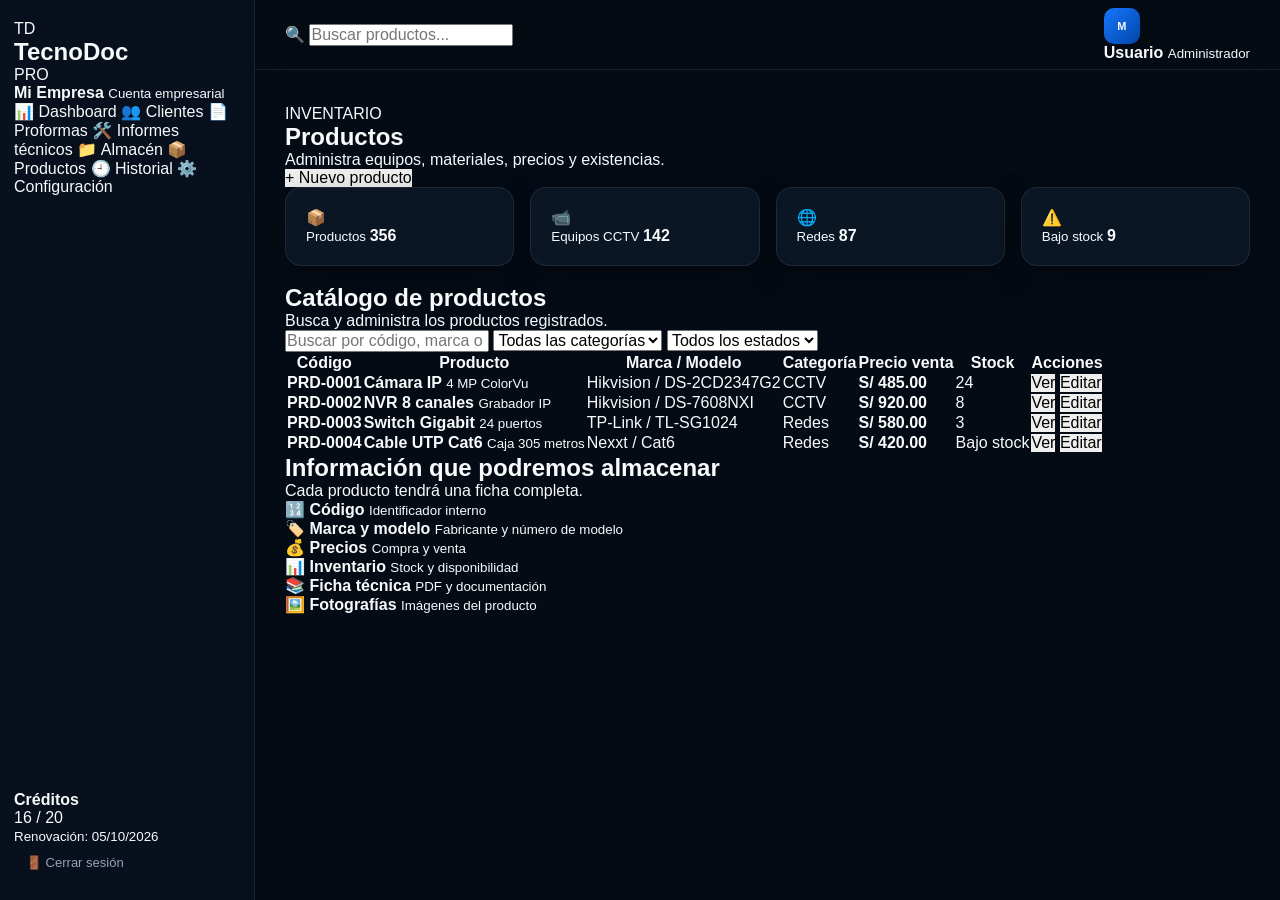
<file: productos.html>
<!DOCTYPE html>
<html lang="es">
<head>
    <meta charset="UTF-8">
    <meta name="viewport" content="width=device-width, initial-scale=1.0">

    <title>TecnoDoc Pro - Productos</title>

    <link rel="stylesheet" href="css/style.css">
</head>

<body>

    <!-- BARRA LATERAL -->
    <aside class="sidebar" id="sidebar">

        <div class="sidebar-header">

            <div class="logo-icon">
                TD
            </div>

            <div>
                <h2>TecnoDoc</h2>
                <span>PRO</span>
            </div>

        </div>


        <div class="company-card">

            <strong>
                Mi Empresa
            </strong>

            <small>
                Cuenta empresarial
            </small>

        </div>


        <nav class="sidebar-nav">

            <a href="dashboard.html">
                📊
                <span>Dashboard</span>
            </a>

            <a href="clientes.html">
                👥
                <span>Clientes</span>
            </a>

            <a href="proformas.html">
                📄
                <span>Proformas</span>
            </a>

            <a href="informes.html">
                🛠️
                <span>Informes técnicos</span>
            </a>

            <a href="almacen.html">
                📁
                <span>Almacén</span>
            </a>

            <a href="productos.html" class="active">
                📦
                <span>Productos</span>
            </a>

            <a href="#">
                🕘
                <span>Historial</span>
            </a>

            <a href="configuracion.html">
                ⚙️
                <span>Configuración</span>
            </a>

        </nav>


        <div class="credits-box">

            <strong>
                Créditos
            </strong>

            <div class="credit-number">
                16 / 20
            </div>

            <div class="credit-bar">

                <div class="credit-progress"></div>

            </div>

            <small>
                Renovación: 05/10/2026
            </small>

        </div>


        <button
            class="logout-button"
            id="logoutButton"
        >
            🚪 Cerrar sesión
        </button>

    </aside>


    <!-- CONTENIDO PRINCIPAL -->
    <main class="main-content">


        <!-- TOPBAR -->
        <header class="topbar">

            <button
                id="menuToggle"
                class="menu-toggle"
            >
                ☰
            </button>


            <div class="search-box">

                🔍

                <input
                    type="text"
                    id="globalSearch"
                    placeholder="Buscar productos..."
                >

            </div>


            <div class="user-profile">

                <div class="user-avatar">
                    M
                </div>

                <div>

                    <strong>
                        Usuario
                    </strong>

                    <small>
                        Administrador
                    </small>

                </div>

            </div>

        </header>


        <!-- CONTENIDO -->
        <section class="dashboard-content">


            <!-- ENCABEZADO -->
            <div class="page-header">

                <div>

                    <span class="page-label">
                        INVENTARIO
                    </span>

                    <h1>
                        Productos
                    </h1>

                    <p>
                        Administra equipos, materiales, precios y existencias.
                    </p>

                </div>


                <button
                    class="primary-button"
                    id="newProductButton"
                >
                    + Nuevo producto
                </button>

            </div>


            <!-- ESTADÍSTICAS -->
            <div class="stats-grid">


                <div class="stat-card">

                    <span>
                        📦
                    </span>

                    <div>

                        <small>
                            Productos
                        </small>

                        <strong>
                            356
                        </strong>

                    </div>

                </div>


                <div class="stat-card">

                    <span>
                        📹
                    </span>

                    <div>

                        <small>
                            Equipos CCTV
                        </small>

                        <strong>
                            142
                        </strong>

                    </div>

                </div>


                <div class="stat-card">

                    <span>
                        🌐
                    </span>

                    <div>

                        <small>
                            Redes
                        </small>

                        <strong>
                            87
                        </strong>

                    </div>

                </div>


                <div class="stat-card">

                    <span>
                        ⚠️
                    </span>

                    <div>

                        <small>
                            Bajo stock
                        </small>

                        <strong>
                            9
                        </strong>

                    </div>

                </div>

            </div>


            <!-- FILTROS -->
            <div class="content-card">

                <div class="card-header">

                    <div>

                        <h2>
                            Catálogo de productos
                        </h2>

                        <p>
                            Busca y administra los productos registrados.
                        </p>

                    </div>

                </div>


                <div class="product-filters">

                    <input
                        type="text"
                        class="table-search"
                        placeholder="Buscar por código, marca o modelo..."
                    >


                    <select class="table-search">

                        <option value="">
                            Todas las categorías
                        </option>

                        <option>
                            CCTV
                        </option>

                        <option>
                            Redes
                        </option>

                        <option>
                            Computación
                        </option>

                        <option>
                            Accesorios
                        </option>

                        <option>
                            Otros
                        </option>

                    </select>


                    <select class="table-search">

                        <option value="">
                            Todos los estados
                        </option>

                        <option>
                            Disponible
                        </option>

                        <option>
                            Bajo stock
                        </option>

                        <option>
                            Agotado
                        </option>

                    </select>

                </div>


                <!-- TABLA -->
                <div class="table-container">

                    <table>

                        <thead>

                            <tr>

                                <th>
                                    Código
                                </th>

                                <th>
                                    Producto
                                </th>

                                <th>
                                    Marca / Modelo
                                </th>

                                <th>
                                    Categoría
                                </th>

                                <th>
                                    Precio venta
                                </th>

                                <th>
                                    Stock
                                </th>

                                <th>
                                    Acciones
                                </th>

                            </tr>

                        </thead>


                        <tbody>


                            <tr>

                                <td>
                                    <strong>
                                        PRD-0001
                                    </strong>
                                </td>


                                <td>

                                    <strong>
                                        Cámara IP
                                    </strong>

                                    <small>
                                        4 MP ColorVu
                                    </small>

                                </td>


                                <td>
                                    Hikvision / DS-2CD2347G2
                                </td>


                                <td>
                                    CCTV
                                </td>


                                <td>
                                    <strong>
                                        S/ 485.00
                                    </strong>
                                </td>


                                <td>
                                    24
                                </td>


                                <td>

                                    <button class="table-button">
                                        Ver
                                    </button>

                                    <button class="table-button">
                                        Editar
                                    </button>

                                </td>

                            </tr>


                            <tr>

                                <td>
                                    <strong>
                                        PRD-0002
                                    </strong>
                                </td>


                                <td>

                                    <strong>
                                        NVR 8 canales
                                    </strong>

                                    <small>
                                        Grabador IP
                                    </small>

                                </td>


                                <td>
                                    Hikvision / DS-7608NXI
                                </td>


                                <td>
                                    CCTV
                                </td>


                                <td>
                                    <strong>
                                        S/ 920.00
                                    </strong>
                                </td>


                                <td>
                                    8
                                </td>


                                <td>

                                    <button class="table-button">
                                        Ver
                                    </button>

                                    <button class="table-button">
                                        Editar
                                    </button>

                                </td>

                            </tr>


                            <tr>

                                <td>
                                    <strong>
                                        PRD-0003
                                    </strong>
                                </td>


                                <td>

                                    <strong>
                                        Switch Gigabit
                                    </strong>

                                    <small>
                                        24 puertos
                                    </small>

                                </td>


                                <td>
                                    TP-Link / TL-SG1024
                                </td>


                                <td>
                                    Redes
                                </td>


                                <td>
                                    <strong>
                                        S/ 580.00
                                    </strong>
                                </td>


                                <td>
                                    3
                                </td>


                                <td>

                                    <button class="table-button">
                                        Ver
                                    </button>

                                    <button class="table-button">
                                        Editar
                                    </button>

                                </td>

                            </tr>


                            <tr>

                                <td>
                                    <strong>
                                        PRD-0004
                                    </strong>
                                </td>


                                <td>

                                    <strong>
                                        Cable UTP Cat6
                                    </strong>

                                    <small>
                                        Caja 305 metros
                                    </small>

                                </td>


                                <td>
                                    Nexxt / Cat6
                                </td>


                                <td>
                                    Redes
                                </td>


                                <td>
                                    <strong>
                                        S/ 420.00
                                    </strong>

                                </td>


                                <td>

                                    <span class="status-badge">
                                        Bajo stock
                                    </span>

                                </td>


                                <td>

                                    <button class="table-button">
                                        Ver
                                    </button>

                                    <button class="table-button">
                                        Editar
                                    </button>

                                </td>

                            </tr>


                        </tbody>

                    </table>

                </div>

            </div>


            <!-- INFORMACIÓN DEL PRODUCTO -->
            <div class="content-card">

                <div class="card-header">

                    <div>

                        <h2>
                            Información que podremos almacenar
                        </h2>

                        <p>
                            Cada producto tendrá una ficha completa.
                        </p>

                    </div>

                </div>


                <div class="quick-actions">


                    <div class="quick-card">

                        <span>
                            🔢
                        </span>

                        <strong>
                            Código
                        </strong>

                        <small>
                            Identificador interno
                        </small>

                    </div>


                    <div class="quick-card">

                        <span>
                            🏷️
                        </span>

                        <strong>
                            Marca y modelo
                        </strong>

                        <small>
                            Fabricante y número de modelo
                        </small>

                    </div>


                    <div class="quick-card">

                        <span>
                            💰
                        </span>

                        <strong>
                            Precios
                        </strong>

                        <small>
                            Compra y venta
                        </small>

                    </div>


                    <div class="quick-card">

                        <span>
                            📊
                        </span>

                        <strong>
                            Inventario
                        </strong>

                        <small>
                            Stock y disponibilidad
                        </small>

                    </div>


                    <div class="quick-card">

                        <span>
                            📚
                        </span>

                        <strong>
                            Ficha técnica
                        </strong>

                        <small>
                            PDF y documentación
                        </small>

                    </div>


                    <div class="quick-card">

                        <span>
                            🖼️
                        </span>

                        <strong>
                            Fotografías
                        </strong>

                        <small>
                            Imágenes del producto
                        </small>

                    </div>

                </div>

            </div>


        </section>

    </main>


    <script src="js/app.js"></script>

</body>
</html>
</file>
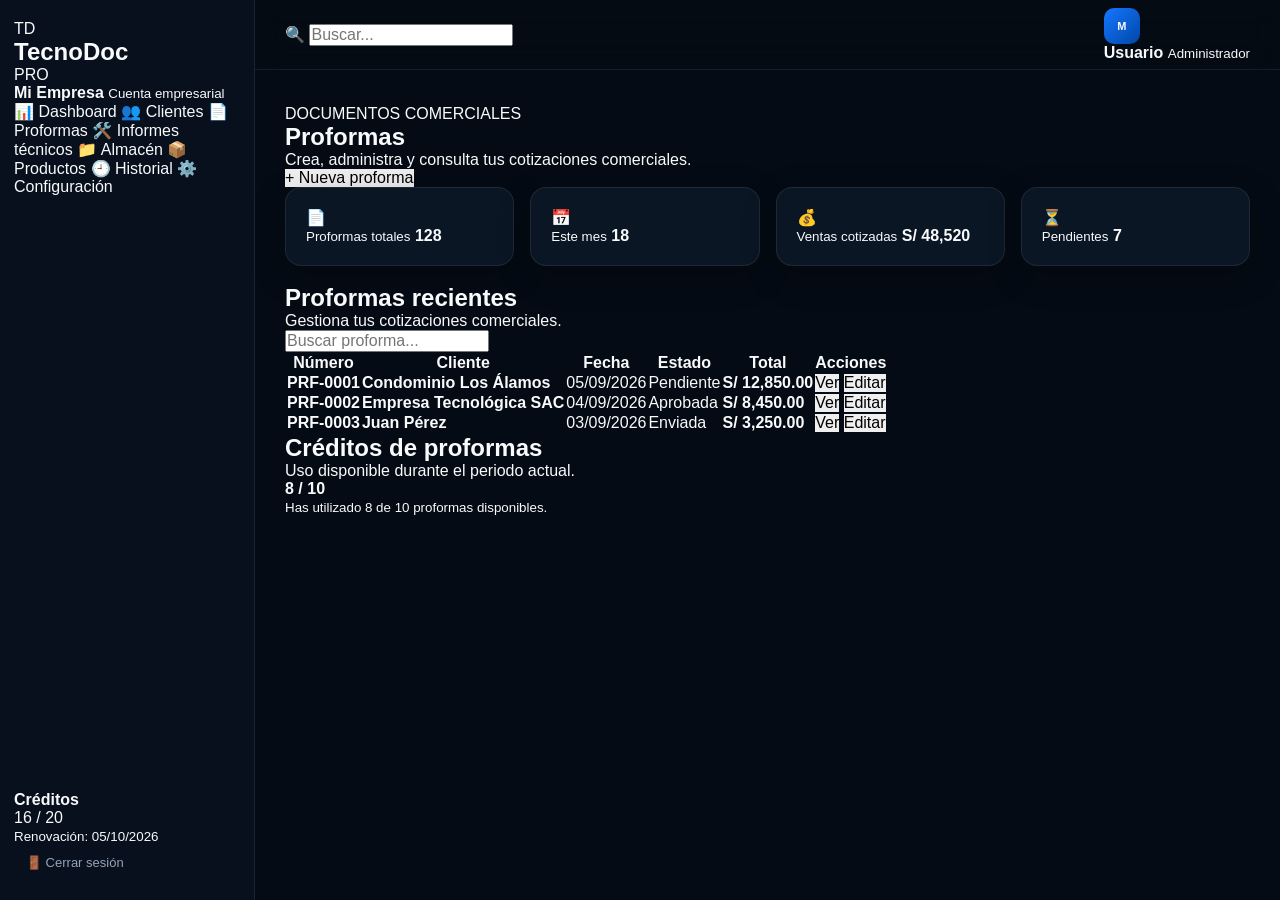
<file: proformas.html>
<!DOCTYPE html>
<html lang="es">
<head>
    <meta charset="UTF-8">
    <meta name="viewport" content="width=device-width, initial-scale=1.0">

    <title>TecnoDoc Pro - Proformas</title>

    <link rel="stylesheet" href="css/style.css">
</head>

<body>

    <!-- BARRA LATERAL -->
    <aside class="sidebar" id="sidebar">

        <div class="sidebar-header">
            <div class="logo-icon">TD</div>

            <div>
                <h2>TecnoDoc</h2>
                <span>PRO</span>
            </div>
        </div>

        <div class="company-card">
            <strong>Mi Empresa</strong>
            <small>Cuenta empresarial</small>
        </div>

        <nav class="sidebar-nav">

            <a href="dashboard.html">
                📊
                <span>Dashboard</span>
            </a>

            <a href="clientes.html">
                👥
                <span>Clientes</span>
            </a>

            <a href="proformas.html" class="active">
                📄
                <span>Proformas</span>
            </a>

            <a href="informes.html">
                🛠️
                <span>Informes técnicos</span>
            </a>

            <a href="almacen.html">
                📁
                <span>Almacén</span>
            </a>

            <a href="productos.html">
                📦
                <span>Productos</span>
            </a>

            <a href="#">
                🕘
                <span>Historial</span>
            </a>

            <a href="configuracion.html">
                ⚙️
                <span>Configuración</span>
            </a>

        </nav>

        <div class="credits-box">
            <strong>Créditos</strong>

            <div class="credit-number">
                16 / 20
            </div>

            <div class="credit-bar">
                <div class="credit-progress"></div>
            </div>

            <small>Renovación: 05/10/2026</small>
        </div>

        <button class="logout-button" id="logoutButton">
            🚪 Cerrar sesión
        </button>

    </aside>


    <!-- CONTENIDO PRINCIPAL -->
    <main class="main-content">

        <!-- TOPBAR -->
        <header class="topbar">

            <button id="menuToggle" class="menu-toggle">
                ☰
            </button>

            <div class="search-box">
                🔍

                <input
                    type="text"
                    id="globalSearch"
                    placeholder="Buscar..."
                >
            </div>

            <div class="user-profile">

                <div class="user-avatar">
                    M
                </div>

                <div>
                    <strong>Usuario</strong>
                    <small>Administrador</small>
                </div>

            </div>

        </header>


        <!-- CONTENIDO -->
        <section class="dashboard-content">

            <div class="page-header">

                <div>

                    <span class="page-label">
                        DOCUMENTOS COMERCIALES
                    </span>

                    <h1>Proformas</h1>

                    <p>
                        Crea, administra y consulta tus cotizaciones comerciales.
                    </p>

                </div>

                <button class="primary-button" id="newProformaButton">
                    + Nueva proforma
                </button>

            </div>


            <!-- ESTADÍSTICAS -->
            <div class="stats-grid">

                <div class="stat-card">

                    <span>📄</span>

                    <div>
                        <small>Proformas totales</small>
                        <strong>128</strong>
                    </div>

                </div>


                <div class="stat-card">

                    <span>📅</span>

                    <div>
                        <small>Este mes</small>
                        <strong>18</strong>
                    </div>

                </div>


                <div class="stat-card">

                    <span>💰</span>

                    <div>
                        <small>Ventas cotizadas</small>
                        <strong>S/ 48,520</strong>
                    </div>

                </div>


                <div class="stat-card">

                    <span>⏳</span>

                    <div>
                        <small>Pendientes</small>
                        <strong>7</strong>
                    </div>

                </div>

            </div>


            <!-- TABLA -->
            <div class="content-card">

                <div class="card-header">

                    <div>

                        <h2>Proformas recientes</h2>

                        <p>
                            Gestiona tus cotizaciones comerciales.
                        </p>

                    </div>

                    <input
                        type="text"
                        class="table-search"
                        placeholder="Buscar proforma..."
                    >

                </div>


                <div class="table-container">

                    <table>

                        <thead>

                            <tr>

                                <th>Número</th>
                                <th>Cliente</th>
                                <th>Fecha</th>
                                <th>Estado</th>
                                <th>Total</th>
                                <th>Acciones</th>

                            </tr>

                        </thead>


                        <tbody>

                            <tr>

                                <td>
                                    <strong>PRF-0001</strong>
                                </td>

                                <td>
                                    <strong>Condominio Los Álamos</strong>
                                </td>

                                <td>
                                    05/09/2026
                                </td>

                                <td>
                                    <span class="status-badge">
                                        Pendiente
                                    </span>
                                </td>

                                <td>
                                    <strong>S/ 12,850.00</strong>
                                </td>

                                <td>

                                    <button class="table-button">
                                        Ver
                                    </button>

                                    <button class="table-button">
                                        Editar
                                    </button>

                                </td>

                            </tr>


                            <tr>

                                <td>
                                    <strong>PRF-0002</strong>
                                </td>

                                <td>
                                    <strong>Empresa Tecnológica SAC</strong>
                                </td>

                                <td>
                                    04/09/2026
                                </td>

                                <td>
                                    <span class="status-badge">
                                        Aprobada
                                    </span>
                                </td>

                                <td>
                                    <strong>S/ 8,450.00</strong>
                                </td>

                                <td>

                                    <button class="table-button">
                                        Ver
                                    </button>

                                    <button class="table-button">
                                        Editar
                                    </button>

                                </td>

                            </tr>


                            <tr>

                                <td>
                                    <strong>PRF-0003</strong>
                                </td>

                                <td>
                                    <strong>Juan Pérez</strong>
                                </td>

                                <td>
                                    03/09/2026
                                </td>

                                <td>
                                    <span class="status-badge">
                                        Enviada
                                    </span>
                                </td>

                                <td>
                                    <strong>S/ 3,250.00</strong>
                                </td>

                                <td>

                                    <button class="table-button">
                                        Ver
                                    </button>

                                    <button class="table-button">
                                        Editar
                                    </button>

                                </td>

                            </tr>

                        </tbody>

                    </table>

                </div>

            </div>


            <!-- INFORMACIÓN DE CRÉDITOS -->
            <div class="content-card">

                <div class="card-header">

                    <div>

                        <h2>Créditos de proformas</h2>

                        <p>
                            Uso disponible durante el periodo actual.
                        </p>

                    </div>

                    <strong>
                        8 / 10
                    </strong>

                </div>


                <div class="credit-bar">

                    <div
                        class="credit-progress"
                        style="width: 80%;"
                    ></div>

                </div>

                <small>
                    Has utilizado 8 de 10 proformas disponibles.
                </small>

            </div>

        </section>

    </main>


    <script src="js/app.js"></script>

</body>
</html>
</file>
<file: css/style.css>
/* =========================================================
   TECNODOC PRO
   SISTEMA DE ESTILOS PRINCIPAL
========================================================= */


/* =========================================================
   1. VARIABLES
========================================================= */

:root {

    --bg-main: #050b14;
    --bg-secondary: #08111e;
    --bg-card: #0b1625;
    --bg-card-hover: #0e1d30;

    --border: rgba(255, 255, 255, 0.08);

    --primary: #1677ff;
    --primary-dark: #0d5dcc;
    --primary-soft: rgba(22, 119, 255, 0.12);

    --success: #22c55e;
    --warning: #f59e0b;
    --danger: #ef4444;

    --text: #f8fafc;
    --text-secondary: #94a3b8;
    --text-muted: #64748b;

    --sidebar-width: 255px;

    --radius-sm: 8px;
    --radius-md: 12px;
    --radius-lg: 16px;

    --shadow:
        0 10px 35px rgba(0, 0, 0, 0.22);
}


/* =========================================================
   2. RESET
========================================================= */

* {

    margin: 0;
    padding: 0;

    box-sizing: border-box;

}


html {

    scroll-behavior: smooth;

}


body {

    min-height: 100vh;

    font-family:
        Inter,
        Arial,
        Helvetica,
        sans-serif;

    color: var(--text);

    background: var(--bg-main);

}


button,
input,
textarea,
select {

    font: inherit;

}


button {

    border: 0;

}


a {

    color: inherit;

    text-decoration: none;

}


/* =========================================================
   3. LOGIN
========================================================= */

.login-page {

    min-height: 100vh;

    display: flex;

    align-items: center;

    justify-content: center;

    padding: 24px;

    background:

        radial-gradient(
            circle at 20% 10%,
            rgba(22, 119, 255, 0.14),
            transparent 30%
        ),

        radial-gradient(
            circle at 90% 80%,
            rgba(0, 82, 180, 0.10),
            transparent 35%
        ),

        var(--bg-main);

}


.login-card {

    width: 100%;

    max-width: 430px;

    padding: 36px;

    background:
        rgba(11, 22, 37, 0.94);

    border:
        1px solid var(--border);

    border-radius:
        var(--radius-lg);

    box-shadow:
        0 25px 70px rgba(0, 0, 0, 0.45);

    backdrop-filter:
        blur(20px);

}


.brand {

    display: flex;

    align-items: center;

    gap: 14px;

    margin-bottom: 40px;

}


.brand-icon {

    width: 48px;

    height: 48px;

    display: flex;

    align-items: center;

    justify-content: center;

    border-radius: 12px;

    background:
        linear-gradient(
            135deg,
            #1677ff,
            #0046a8
        );

    font-weight: 800;

}


.brand h1 {

    font-size: 21px;

}


.brand p {

    margin-top: 3px;

    color: var(--text-secondary);

    font-size: 13px;

}


.login-header {

    margin-bottom: 28px;

}


.login-header h2 {

    margin-bottom: 8px;

    font-size: 28px;

}


.login-header p {

    color: var(--text-secondary);

    font-size: 14px;

}


.form-group {

    margin-bottom: 20px;

}


.form-group label {

    display: block;

    margin-bottom: 8px;

    font-size: 14px;

    font-weight: 600;

}


.form-group input {

    width: 100%;

    height: 48px;

    padding:
        0 15px;

    color: var(--text);

    background: var(--bg-secondary);

    border:
        1px solid var(--border);

    border-radius:
        var(--radius-sm);

    outline: none;

}


.form-group input:focus {

    border-color:
        var(--primary);

    box-shadow:
        0 0 0 3px
        rgba(22, 119, 255, 0.12);

}


.login-options {

    display: flex;

    justify-content: space-between;

    align-items: center;

    margin-bottom: 24px;

    gap: 10px;

    font-size: 13px;

}


.login-options a,
.login-footer a {

    color: #4d9aff;

}


.remember {

    display: flex;

    align-items: center;

    gap: 7px;

    color: var(--text-secondary);

}


.btn-primary {

    width: 100%;

    height: 48px;

    color: white;

    background:
        linear-gradient(
            135deg,
            var(--primary),
            var(--primary-dark)
        );

    border-radius:
        var(--radius-sm);

    cursor: pointer;

    font-weight: 700;

    transition:
        transform 0.2s,
        box-shadow 0.2s;

}


.btn-primary:hover {

    transform:
        translateY(-1px);

    box-shadow:
        0 8px 25px
        rgba(22, 119, 255, 0.25);

}


.login-footer {

    margin-top: 26px;

    padding-top: 22px;

    text-align: center;

    border-top:
        1px solid var(--border);

    color: var(--text-secondary);

    font-size: 13px;

}


.login-message {

    margin-top: 18px;

    text-align: center;

    color: var(--text-secondary);

    font-size: 13px;

}


/* =========================================================
   4. DASHBOARD — ESTRUCTURA
========================================================= */

.dashboard-body {

    background:
        var(--bg-main);

}


.app-layout {

    min-height: 100vh;

    display: flex;

}


/* =========================================================
   5. SIDEBAR
========================================================= */

.sidebar {

    position: fixed;

    top: 0;

    left: 0;

    width:
        var(--sidebar-width);

    height: 100vh;

    display: flex;

    flex-direction: column;

    padding: 20px 14px;

    background:
        #07101c;

    border-right:
        1px solid var(--border);

    z-index: 100;

}


/* =========================================================
   6. LOGO SIDEBAR
========================================================= */

.sidebar-brand {

    display: flex;

    align-items: center;

    gap: 12px;

    padding:
        5px 10px 22px;

}


.sidebar-brand .brand-icon {

    width: 42px;

    height: 42px;

    flex-shrink: 0;

}


.brand-text {

    display: flex;

    flex-direction: column;

}


.brand-text strong {

    font-size: 17px;

}


.brand-text span {

    color: #4d9aff;

    font-size: 13px;

}


/* =========================================================
   7. EMPRESA
========================================================= */

.company-mini {

    display: flex;

    align-items: center;

    gap: 10px;

    padding:
        12px;

    margin-bottom:
        18px;

    background:
        rgba(255,255,255,0.025);

    border:
        1px solid var(--border);

    border-radius:
        var(--radius-md);

}


.company-avatar {

    width: 38px;

    height: 38px;

    display: flex;

    align-items: center;

    justify-content: center;

    flex-shrink: 0;

    background:
        var(--primary-soft);

    color:
        #63a7ff;

    border-radius:
        10px;

    font-size: 12px;

    font-weight: 700;

}


.company-mini div:last-child {

    min-width: 0;

}


.company-mini strong {

    display: block;

    overflow: hidden;

    text-overflow: ellipsis;

    white-space: nowrap;

    font-size: 13px;

}


.company-mini span {

    display: block;

    margin-top: 3px;

    color: var(--text-muted);

    font-size: 11px;

}


/* =========================================================
   8. NAVEGACIÓN
========================================================= */

.sidebar-nav {

    flex: 1;

    overflow-y: auto;

}


.nav-title {

    padding:
        12px 12px 7px;

    color:
        #4e6077;

    font-size:
        10px;

    font-weight:
        800;

    letter-spacing:
        0.09em;

}


.nav-link {

    display: flex;

    align-items: center;

    gap: 12px;

    padding:
        10px 12px;

    margin-bottom:
        3px;

    color:
        var(--text-secondary);

    border-radius:
        var(--radius-sm);

    font-size:
        13px;

    transition:
        background 0.2s,
        color 0.2s,
        transform 0.2s;

}


.nav-link:hover {

    color:
        var(--text);

    background:
        rgba(255,255,255,0.045);

}


.nav-link.active {

    color:
        white;

    background:
        var(--primary-soft);

    box-shadow:
        inset 3px 0 0
        var(--primary);

}


.nav-icon {

    width: 20px;

    text-align: center;

    font-size: 16px;

}


/* =========================================================
   9. SIDEBAR INFERIOR
========================================================= */

.sidebar-bottom {

    padding-top:
        15px;

}


.credits-mini {

    padding:
        13px;

    margin-bottom:
        12px;

    background:
        rgba(22, 119, 255, 0.06);

    border:
        1px solid
        rgba(22, 119, 255, 0.12);

    border-radius:
        var(--radius-md);

}


.credits-header {

    display: flex;

    justify-content: space-between;

    margin-bottom:
        9px;

    font-size:
        12px;

}


.credits-header span {

    color:
        var(--text-secondary);

}


.credits-header strong {

    color:
        #63a7ff;

}


.credits-bar {

    width: 100%;

    height: 5px;

    overflow: hidden;

    background:
        rgba(255,255,255,0.07);

    border-radius:
        20px;

}


.credits-progress {

    width: 80%;

    height: 100%;

    background:
        var(--primary);

    border-radius:
        20px;

}


.credits-mini small {

    display: block;

    margin-top:
        8px;

    color:
        var(--text-muted);

    font-size:
        10px;

}


.logout-button {

    width: 100%;

    display: flex;

    align-items: center;

    gap: 10px;

    padding:
        10px 12px;

    color:
        var(--text-secondary);

    background:
        transparent;

    border-radius:
        var(--radius-sm);

    cursor: pointer;

    text-align:
        left;

    font-size:
        13px;

}


.logout-button:hover {

    color:
        #ff7777;

    background:
        rgba(239,68,68,0.07);

}


/* =========================================================
   10. CONTENIDO PRINCIPAL
========================================================= */

.main-content {

    width: calc(
        100% - var(--sidebar-width)
    );

    min-height: 100vh;

    margin-left:
        var(--sidebar-width);

}


/* =========================================================
   11. TOPBAR
========================================================= */

.topbar {

    height: 70px;

    display: flex;

    align-items: center;

    justify-content: space-between;

    gap: 20px;

    padding:
        0 30px;

    background:
        rgba(5, 11, 20, 0.82);

    border-bottom:
        1px solid var(--border);

    backdrop-filter:
        blur(15px);

}


.topbar-search {

    width:
        min(400px, 45%);

    display: flex;

    align-items: center;

    gap: 10px;

    padding:
        0 13px;

    height: 38px;

    color:
        var(--text-muted);

    background:
        var(--bg-secondary);

    border:
        1px solid var(--border);

    border-radius:
        var(--radius-sm);

}


.topbar-search input {

    width: 100%;

    border: 0;

    outline: 0;

    color:
        var(--text);

    background:
        transparent;

    font-size:
        13px;

}


.topbar-search input::placeholder {

    color:
        var(--text-muted);

}


.topbar-actions {

    display: flex;

    align-items: center;

    gap: 15px;

}


.topbar-button {

    width: 36px;

    height: 36px;

    color:
        var(--text-secondary);

    background:
        transparent;

    border-radius:
        9px;

    cursor:
        pointer;

    font-size:
        18px;

}


.topbar-button:hover {

    color:
        var(--text);

    background:
        rgba(255,255,255,0.05);

}


.user-menu {

    display: flex;

    align-items: center;

    gap: 10px;

}


.user-avatar {

    width: 36px;

    height: 36px;

    display: flex;

    align-items: center;

    justify-content: center;

    background:
        linear-gradient(
            135deg,
            #1677ff,
            #0046a8
        );

    border-radius:
        10px;

    font-size:
        11px;

    font-weight:
        800;

}


.user-info {

    display: flex;

    flex-direction: column;

}


.user-info strong {

    font-size:
        12px;

}


.user-info span {

    margin-top:
        2px;

    color:
        var(--text-muted);

    font-size:
        10px;

}


/* =========================================================
   12. BOTÓN MENÚ MÓVIL
========================================================= */

.menu-toggle {

    display: none;

    width: 38px;

    height: 38px;

    color:
        var(--text);

    background:
        var(--bg-secondary);

    border:
        1px solid var(--border);

    border-radius:
        var(--radius-sm);

    cursor:
        pointer;

}


/* =========================================================
   13. DASHBOARD CONTENT
========================================================= */

.dashboard-content {

    max-width:
        1500px;

    margin:
        0 auto;

    padding:
        35px 30px 50px;

}


.page-heading {

    display: flex;

    align-items: flex-end;

    justify-content: space-between;

    gap: 25px;

    margin-bottom:
        30px;

}


.eyebrow {

    margin-bottom:
        8px;

    color:
        #4d9aff;

    font-size:
        10px;

    font-weight:
        800;

    letter-spacing:
        0.12em;

}


.page-heading h1 {

    font-size:
        clamp(24px, 3vw, 32px);

    line-height:
        1.2;

}


.page-description {

    max-width:
        650px;

    margin-top:
        9px;

    color:
        var(--text-secondary);

    font-size:
        13px;

    line-height:
        1.6;

}


.heading-actions {

    display:
        flex;

    gap:
        10px;

}


/* =========================================================
   14. BOTONES
========================================================= */

.button {

    min-height:
        40px;

    padding:
        0 15px;

    border-radius:
        var(--radius-sm);

    cursor:
        pointer;

    font-size:
        12px;

    font-weight:
        700;

    transition:
        0.2s;

}


.button-primary {

    color:
        white;

    background:
        var(--primary);

}


.button-primary:hover {

    background:
        var(--primary-dark);

    transform:
        translateY(-1px);

}


.button-secondary {

    color:
        var(--text);

    background:
        var(--bg-card);

    border:
        1px solid var(--border);

}


.button-secondary:hover {

    background:
        var(--bg-card-hover);

}


/* =========================================================
   15. ESTADÍSTICAS
========================================================= */

.stats-grid {

    display:
        grid;

    grid-template-columns:
        repeat(4, 1fr);

    gap:
        16px;

    margin-bottom:
        18px;

}


.stat-card {

    padding:
        20px;

    background:
        var(--bg-card);

    border:
        1px solid var(--border);

    border-radius:
        var(--radius-lg);

    box-shadow:
        var(--shadow);

    transition:
        transform 0.2s,
        border-color 0.2s;

}


.stat-card:hover {

    transform:
        translateY(-2px);

    border-color:
        rgba(22,119,255,0.25);

}


.stat-top {

    display:
        flex;

    align-items:
        center;

    justify-content:
        space-between;

    margin-bottom:
        15px;

}


.stat-icon {

    width:
        38px;

    height:
        38px;

    display:
        flex;

    align-items:
        center;

    justify-content:
        center;

    color:
        #63a7ff;

    background:
        var(--primary-soft);

    border-radius:
        10px;

}


.stat-label {

    color:
        var(--text-muted);

    font-size:
        12px;

}


.stat-number {

    display:
        block;

    font-size:
        28px;

}


.stat-change {

    margin-top:
        5px;

    color:
        var(--success);

    font-size:
        11px;

}


/* =========================================================
   16. GRID PRINCIPAL
========================================================= */

.dashboard-grid {

    display:
        grid;

    grid-template-columns:
        minmax(0, 1.5fr)
        minmax(300px, 1fr);

    gap:
        18px;

    margin-bottom:
        18px;

}


/* =========================================================
   17. PANELES
========================================================= */

.panel {

    padding:
        22px;

    background:
        var(--bg-card);

    border:
        1px solid var(--border);

    border-radius:
        var(--radius-lg);

    box-shadow:
        var(--shadow);

}


.panel-header {

    display:
        flex;

    align-items:
        flex-start;

    justify-content:
        space-between;

    gap:
        15px;

    margin-bottom:
        20px;

}


.panel-header h2 {

    font-size:
        15px;

}


.panel-header p {

    margin-top:
        5px;

    color:
        var(--text-muted);

    font-size:
        11px;

}


.text-button {

    color:
        #4d9aff;

    background:
        transparent;

    cursor:
        pointer;

    font-size:
        11px;

}


/* =========================================================
   18. ACTIVIDAD
========================================================= */

.activity-list {

    display:
        flex;

    flex-direction:
        column;

}


.activity-item {

    display:
        flex;

    align-items:
        center;

    gap:
        12px;

    padding:
        13px 0;

    border-bottom:
        1px solid var(--border);

}


.activity-item:last-child {

    border-bottom:
        0;

}


.activity-icon {

    width:
        36px;

    height:
        36px;

    display:
        flex;

    align-items:
        center;

    justify-content:
        center;

    flex-shrink:
        0;

    border-radius:
        9px;

    font-size:
        10px;

    font-weight:
        800;

}


.activity-icon.proforma {

    color:
        #69aaff;

    background:
        var(--primary-soft);

}


.activity-icon.informe {

    color:
        #9ca3ff;

    background:
        rgba(139,92,246,0.12);

}


.activity-info {

    min-width:
        0;

    flex:
        1;

}


.activity-info strong {

    display:
        block;

    font-size:
        12px;

}


.activity-info span {

    display:
        block;

    overflow:
        hidden;

    margin-top:
        4px;

    color:
        var(--text-muted);

    font-size:
        10px;

    text-overflow:
        ellipsis;

    white-space:
        nowrap;

}


.activity-value {

    color:
        var(--text-secondary);

    font-size:
        11px;

}


/* =========================================================
   19. CRÉDITOS
========================================================= */

.credit-block {

    margin-bottom:
        23px;

}


.credit-row {

    display:
        flex;

    justify-content:
        space-between;

    margin-bottom:
        9px;

    color:
        var(--text-secondary);

    font-size:
        12px;

}


.credit-row strong {

    color:
        var(--text);

}


.large-progress {

    width:
        100%;

    height:
        8px;

    overflow:
        hidden;

    background:
        rgba(255,255,255,0.06);

    border-radius:
        20px;

}


.large-progress-fill {

    height:
        100%;

    background:
        linear-gradient(
            90deg,
            #1677ff,
            #48a0ff
        );

    border-radius:
        20px;

}


.renewal-box {

    display:
        flex;

    justify-content:
        space-between;

    align-items:
        center;

    padding:
        13px;

    background:
        rgba(255,255,255,0.025);

    border:
        1px solid var(--border);

    border-radius:
        var(--radius-md);

}


.renewal-box span {

    color:
        var(--text-muted);

    font-size:
        11px;

}


.renewal-box strong {

    color:
        var(--text-secondary);

    font-size:
        11px;

}


/* =============================
</file>
